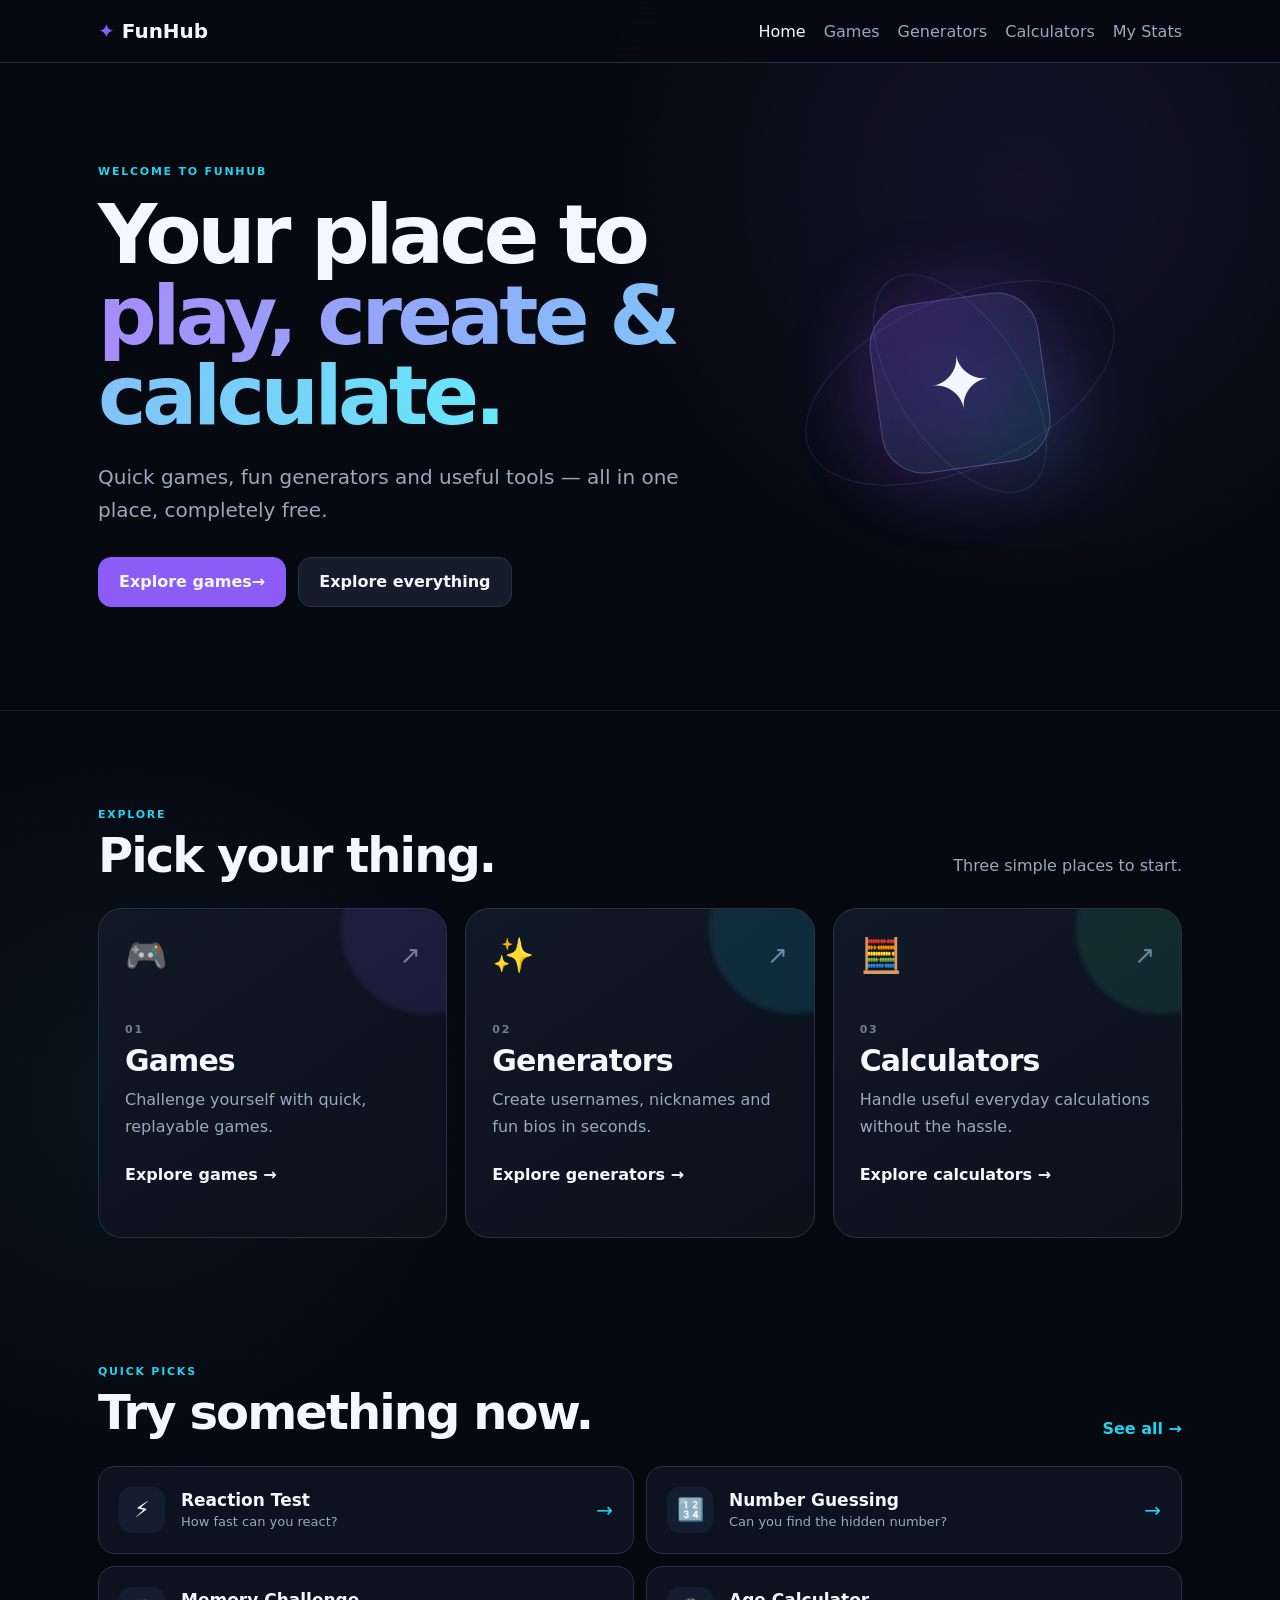
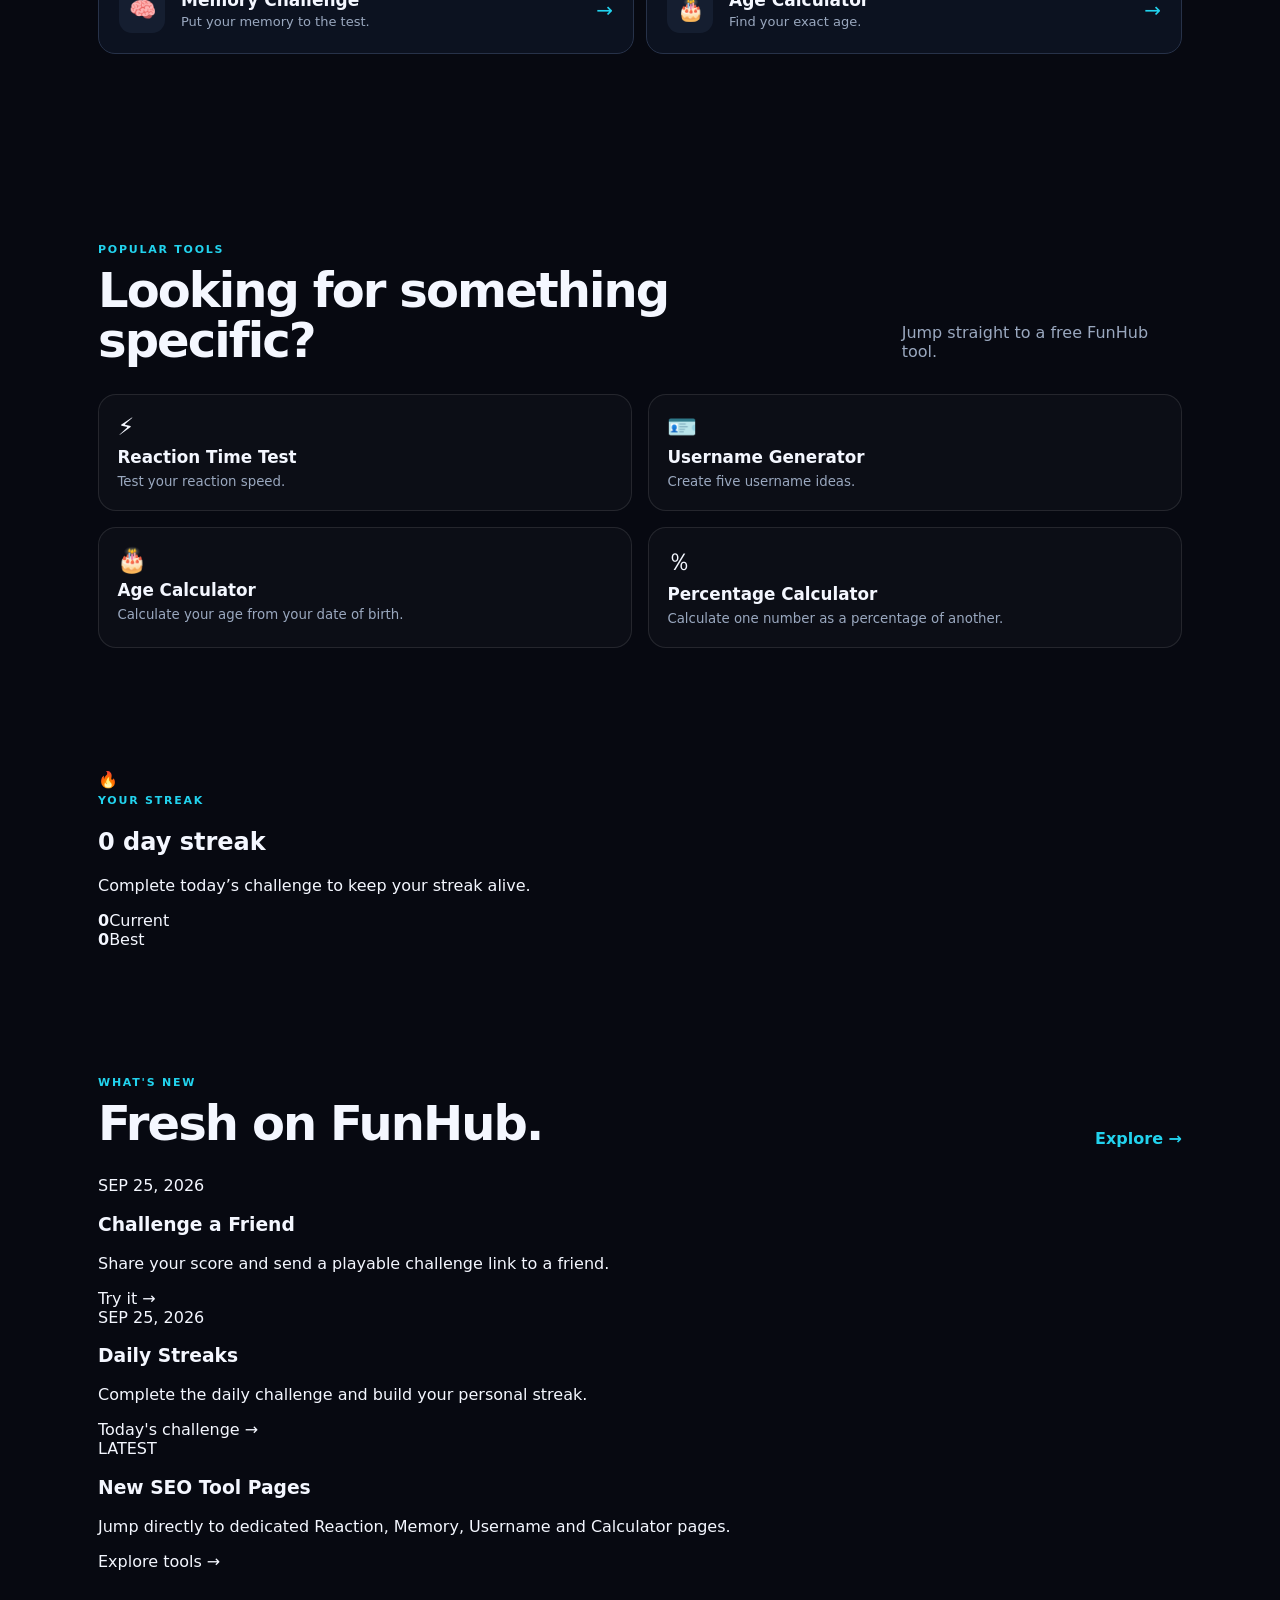
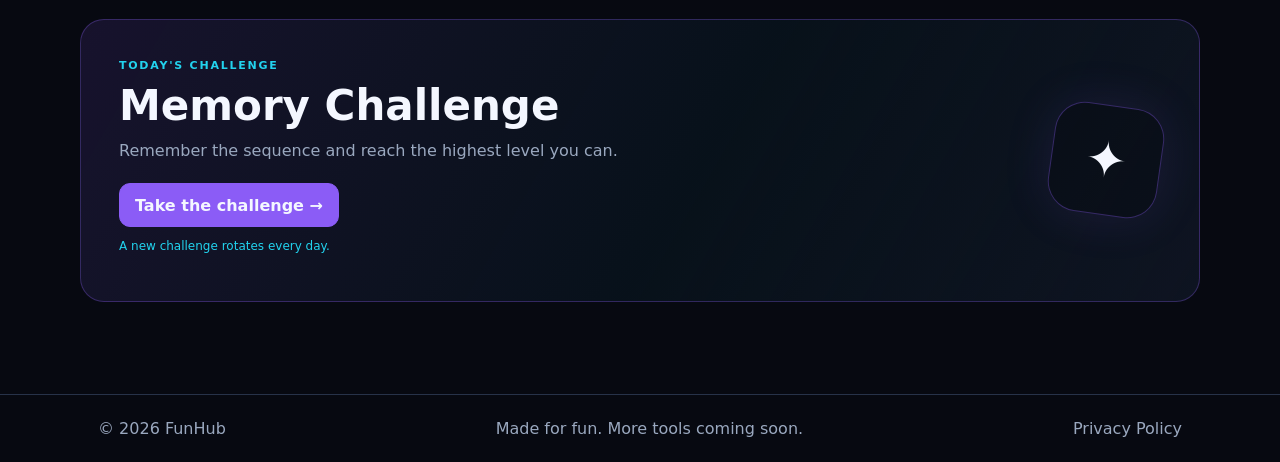
<file: index.html>
<!DOCTYPE html>
<html lang="en">
<head>
  <meta charset="UTF-8">
  <meta name="viewport" content="width=device-width, initial-scale=1.0">
  <meta name="description" content="FunHub is a free collection of quick online games, fun generators and useful calculators. No sign-up required.">
  <meta name="theme-color" content="#070911">
  <title>FunHub – Free Games, Generators & Calculators</title>
  <link rel="canonical" href="https://thisisaarushsingh15-beep.github.io/Funhub/">
  <meta property="og:title" content="FunHub – Free Games, Generators & Calculators">
  <meta property="og:description" content="Play quick games, create fun content and use useful calculators on FunHub. Free and no sign-up required.">
  <meta property="og:type" content="website">
  <meta property="og:url" content="https://thisisaarushsingh15-beep.github.io/Funhub/">
  <link rel="stylesheet" href="style.css">
  <!-- Google Analytics -->
  <script async src="https://www.googletagmanager.com/gtag/js?id=G-S3H3K12WE5"></script>
  <script>
    window.dataLayer = window.dataLayer || [];
    function gtag(){dataLayer.push(arguments);}
    gtag('js', new Date());
    gtag('config', 'G-S3H3K12WE5');
  </script>
  <script type="application/ld+json">
  {
    "@context":"https://schema.org",
    "@type":"WebSite",
    "name":"FunHub",
    "url":"https://thisisaarushsingh15-beep.github.io/Funhub/",
    "description":"Free online games, generators and useful calculators."
  }
  </script>
</head>
<body data-page="home">
<header class="site-header">
  <div class="container nav-wrap">
    <a class="logo" href="index.html"><span>✦</span> FunHub</a>
    <button class="menu-btn" aria-label="Open menu" aria-expanded="false">☰</button>
    <nav class="nav">
      <a class="active" href="index.html">Home</a>
      <a href="games.html">Games</a>
      <a href="generators.html">Generators</a>
      <a href="calculators.html">Calculators</a><a href="dashboard.html">My Stats</a>
    </nav>
  </div>
</header>

<main>
  <section class="home-hero">
    <div class="container home-hero-inner">
      <div class="home-hero-copy">
        <span class="eyebrow">WELCOME TO FUNHUB</span>
        <h1>Your place to <span>play, create &amp; calculate.</span></h1>
        <p>Quick games, fun generators and useful tools — all in one place, completely free.</p>
        <div class="hero-actions">
          <a class="btn primary" href="games.html">Explore games <span>→</span></a>
          <a class="btn secondary" href="#categories">Explore everything</a>
        </div>
      </div>
      <div class="hero-visual" aria-hidden="true">
        <div class="hero-glow glow-one"></div>
        <div class="hero-glow glow-two"></div>
        <div class="hero-orbit orbit-one"></div>
        <div class="hero-orbit orbit-two"></div>
        <div class="hero-symbol">✦</div>
      </div>
    </div>
  </section>

  <section class="container home-section" id="categories">
    <div class="home-section-heading">
      <div>
        <span class="eyebrow">EXPLORE</span>
        <h2>Pick your thing.</h2>
      </div>
      <p>Three simple places to start.</p>
    </div>

    <div class="home-category-grid">
      <a class="home-category-card category-purple" href="games.html">
        <div class="category-top"><span class="big-icon">🎮</span><span class="category-arrow">↗</span></div>
        <div class="category-number">01</div>
        <h3>Games</h3>
        <p>Challenge yourself with quick, replayable games.</p>
        <span class="category-link">Explore games →</span>
      </a>

      <a class="home-category-card category-cyan" href="generators.html">
        <div class="category-top"><span class="big-icon">✨</span><span class="category-arrow">↗</span></div>
        <div class="category-number">02</div>
        <h3>Generators</h3>
        <p>Create usernames, nicknames and fun bios in seconds.</p>
        <span class="category-link">Explore generators →</span>
      </a>

      <a class="home-category-card category-green" href="calculators.html">
        <div class="category-top"><span class="big-icon">🧮</span><span class="category-arrow">↗</span></div>
        <div class="category-number">03</div>
        <h3>Calculators</h3>
        <p>Handle useful everyday calculations without the hassle.</p>
        <span class="category-link">Explore calculators →</span>
      </a>
    </div>
  </section>

  <section class="container home-section quick-section">
    <div class="home-section-heading">
      <div>
        <span class="eyebrow">QUICK PICKS</span>
        <h2>Try something now.</h2>
      </div>
      <a class="heading-link" href="games.html">See all →</a>
    </div>

    <div class="home-tool-grid">
      <a class="home-tool-card" href="games.html#reaction">
        <span class="tool-icon">⚡</span>
        <div><h3>Reaction Test</h3><p>How fast can you react?</p></div>
        <span class="tool-arrow">→</span>
      </a>
      <a class="home-tool-card" href="games.html#guess">
        <span class="tool-icon">🔢</span>
        <div><h3>Number Guessing</h3><p>Can you find the hidden number?</p></div>
        <span class="tool-arrow">→</span>
      </a>
      <a class="home-tool-card" href="games.html#memory">
        <span class="tool-icon">🧠</span>
        <div><h3>Memory Challenge</h3><p>Put your memory to the test.</p></div>
        <span class="tool-arrow">→</span>
      </a>
      <a class="home-tool-card" href="calculators.html#age">
        <span class="tool-icon">🎂</span>
        <div><h3>Age Calculator</h3><p>Find your exact age.</p></div>
        <span class="tool-arrow">→</span>
      </a>
    </div>
  </section>

  <section class="container home-section seo-home-links"><div class="home-section-heading"><div><span class="eyebrow">POPULAR TOOLS</span><h2>Looking for something specific?</h2></div><p>Jump straight to a free FunHub tool.</p></div><div class="seo-related-grid"><a class="seo-related-link" href="reaction-time-test.html"><span>⚡</span><strong>Reaction Time Test</strong><small>Test your reaction speed.</small></a><a class="seo-related-link" href="username-generator.html"><span>🪪</span><strong>Username Generator</strong><small>Create five username ideas.</small></a><a class="seo-related-link" href="age-calculator.html"><span>🎂</span><strong>Age Calculator</strong><small>Calculate your age from your date of birth.</small></a><a class="seo-related-link" href="percentage-calculator.html"><span>％</span><strong>Percentage Calculator</strong><small>Calculate one number as a percentage of another.</small></a></div></section>

  <section class="container home-section streak-section" id="streak">
    <div class="streak-card">
      <div class="streak-icon">🔥</div>
      <div class="streak-copy"><span class="eyebrow">YOUR STREAK</span><h2><span data-streak-current>0</span> day streak</h2><p data-streak-status>Complete today’s challenge to keep your streak alive.</p></div>
      <div class="streak-stats"><div><strong data-streak-current>0</strong><span>Current</span></div><div><strong data-streak-best>0</strong><span>Best</span></div></div>
    </div>
  </section>

  <section class="container home-section whats-new-section" id="whats-new">
    <div class="home-section-heading"><div><span class="eyebrow">WHAT'S NEW</span><h2>Fresh on FunHub.</h2></div><a class="heading-link" href="games.html">Explore →</a></div>
    <div class="whats-new-grid">
      <article class="news-card"><span class="news-date">SEP 25, 2026</span><h3>Challenge a Friend</h3><p>Share your score and send a playable challenge link to a friend.</p><a href="games.html">Try it →</a></article>
      <article class="news-card"><span class="news-date">SEP 25, 2026</span><h3>Daily Streaks</h3><p>Complete the daily challenge and build your personal streak.</p><a href="#daily-challenge">Today's challenge →</a></article>
      <article class="news-card"><span class="news-date">LATEST</span><h3>New SEO Tool Pages</h3><p>Jump directly to dedicated Reaction, Memory, Username and Calculator pages.</p><a href="reaction-time-test.html">Explore tools →</a></article>
    </div>
  </section>

  <section class="container home-daily" id="daily-challenge">
    <div class="daily-copy">
      <span class="eyebrow">TODAY'S CHALLENGE</span>
      <h2 id="daily-title">Daily Challenge</h2>
      <p id="daily-description">A fresh little challenge to keep FunHub interesting.</p>
      <a id="daily-btn" class="btn primary" href="games.html">Take the challenge →</a>
      <p id="daily-status" class="daily-status" aria-live="polite"></p>
    </div>
    <div id="daily-badge" class="daily-badge" aria-hidden="true">✦</div>
  </section>
</main>

<footer>
  <div class="container footer-wrap">
    <span>© 2026 FunHub</span>
    <span>Made for fun. More tools coming soon.</span>
    <span><a href="privacy.html">Privacy Policy</a></span>
  </div>
</footer>
<script src="script.js"></script>
</body>
</html>
</file>
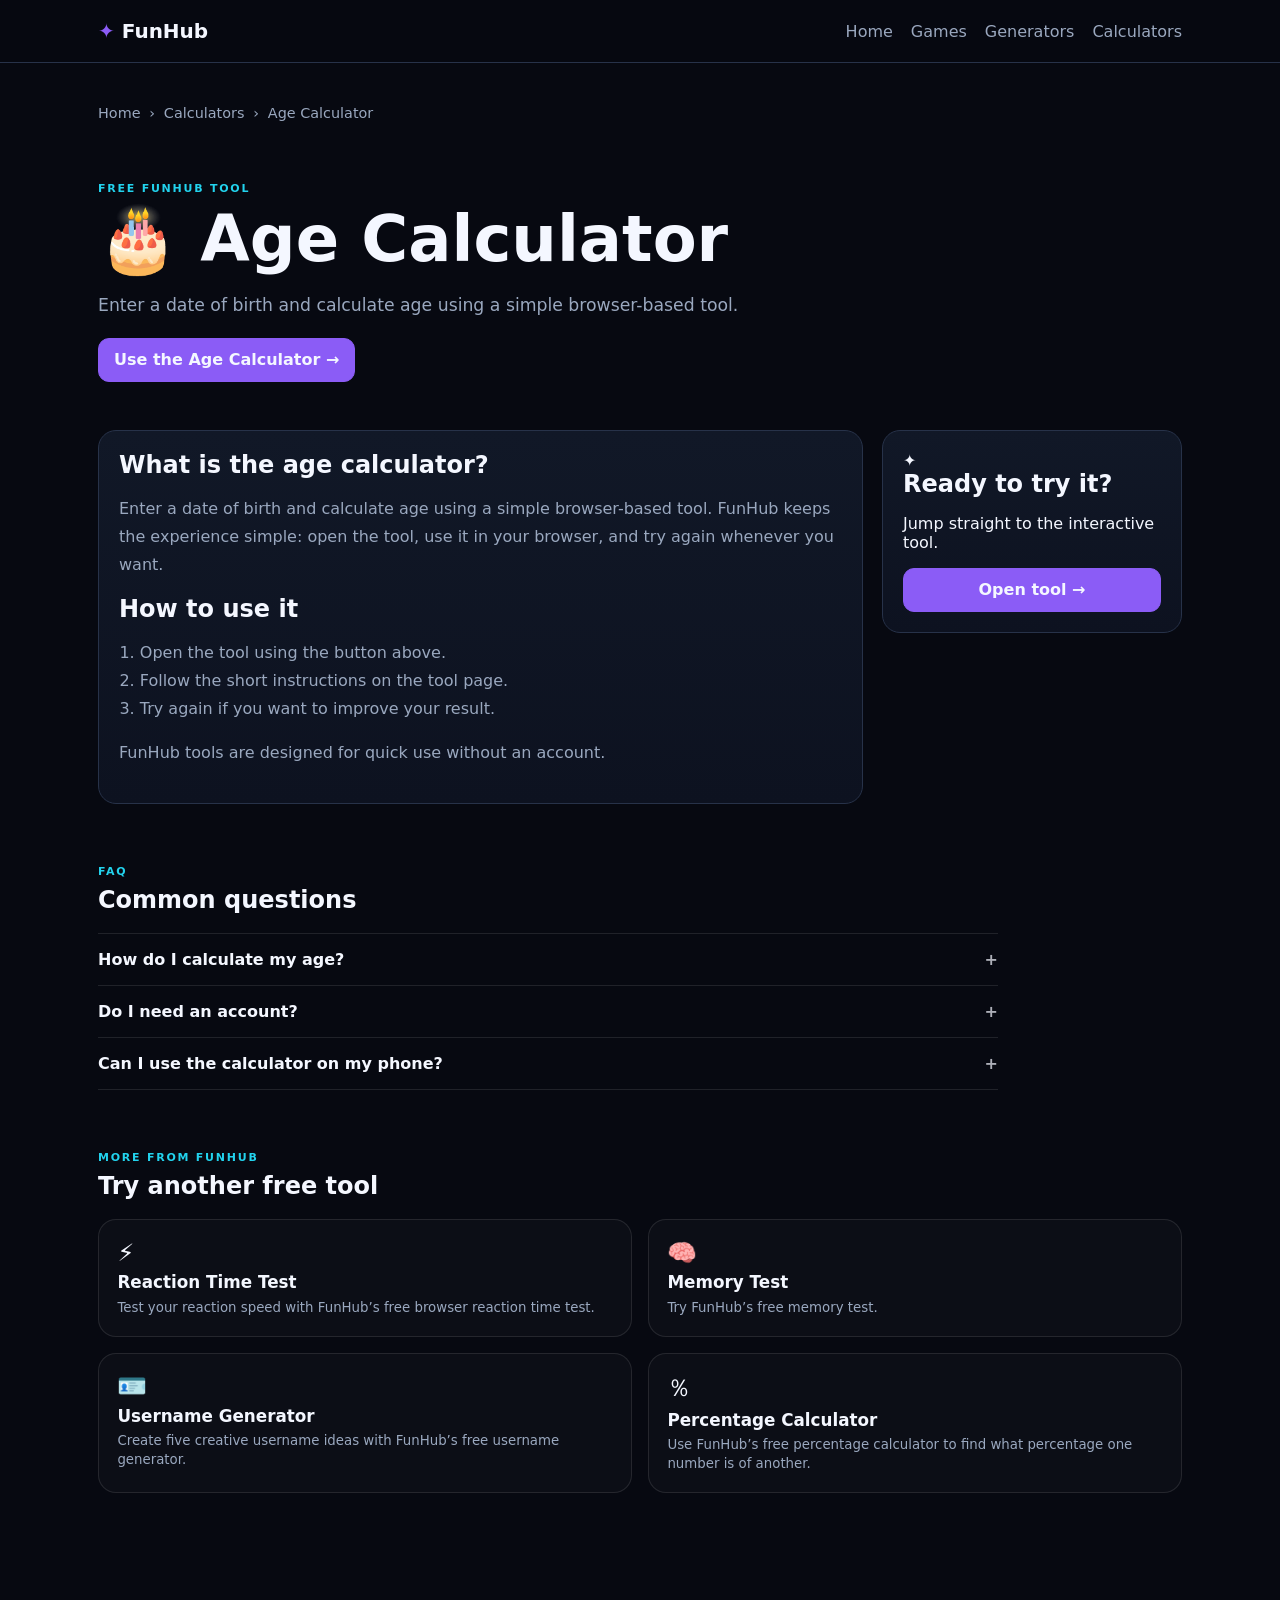
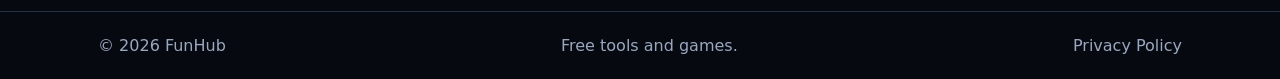
<file: age-calculator.html>
<!DOCTYPE html>
<html lang="en"><head>
<meta charset="UTF-8"><meta name="viewport" content="width=device-width, initial-scale=1.0">
<meta name="description" content="Calculate your age from your date of birth with FunHub’s free online age calculator. Fast, simple and no sign-up required."><meta name="theme-color" content="#070911">
<title>Free Age Calculator – FunHub</title>
<link rel="canonical" href="https://thisisaarushsingh15-beep.github.io/Funhub/age-calculator.html">
<meta property="og:title" content="Free Age Calculator – FunHub"><meta property="og:description" content="Calculate your age from your date of birth with FunHub’s free online age calculator. Fast, simple and no sign-up required."><meta property="og:type" content="website"><meta property="og:url" content="https://thisisaarushsingh15-beep.github.io/Funhub/age-calculator.html">
<link rel="stylesheet" href="style.css">
<script async src="https://www.googletagmanager.com/gtag/js?id=G-S3H3K12WE5"></script><script>window.dataLayer=window.dataLayer||[];function gtag(){dataLayer.push(arguments)}gtag('js',new Date());gtag('config','G-S3H3K12WE5');</script>
<script type="application/ld+json">{"@context": "https://schema.org", "@type": "WebPage", "name": "Free Age Calculator – FunHub", "description": "Calculate your age from your date of birth with FunHub’s free online age calculator. Fast, simple and no sign-up required.", "url": "https://thisisaarushsingh15-beep.github.io/Funhub/age-calculator.html"}</script>
<script type="application/ld+json">{"@context": "https://schema.org", "@type": "FAQPage", "mainEntity": [{"@type": "Question", "name": "How do I calculate my age?", "acceptedAnswer": {"@type": "Answer", "text": "Enter your date of birth and select Calculate age. The calculator uses the current date in your browser to determine your age."}}, {"@type": "Question", "name": "Do I need an account?", "acceptedAnswer": {"@type": "Answer", "text": "No. The calculator works directly in your browser and does not require a sign-in."}}, {"@type": "Question", "name": "Can I use the calculator on my phone?", "acceptedAnswer": {"@type": "Answer", "text": "Yes. The FunHub calculator is designed to work on mobile and desktop browsers."}}]}</script>
</head><body data-page="seo-tool"><header class="site-header"><div class="container nav-wrap"><a class="logo" href="index.html"><span>✦</span> FunHub</a><button class="menu-btn" aria-label="Open menu" aria-expanded="false">☰</button><nav class="nav"><a href="index.html">Home</a><a href="games.html">Games</a><a href="generators.html">Generators</a><a href="calculators.html">Calculators</a></nav></div></header>
<main class="container page seo-page">
<div class="breadcrumbs"><a href="index.html">Home</a><span>›</span><a href="calculators.html">Calculators</a><span>›</span><span>Age Calculator</span></div>
<section class="seo-hero"><div><span class="eyebrow">FREE FUNHUB TOOL</span><h1>🎂 Age Calculator</h1><p>Enter a date of birth and calculate age using a simple browser-based tool.</p><a class="btn primary" href="calculators.html#age">Use the Age Calculator →</a></div></section>
<section class="seo-content-grid"><article class="app-card seo-article"><h2>What is the age calculator?</h2><p>Enter a date of birth and calculate age using a simple browser-based tool. FunHub keeps the experience simple: open the tool, use it in your browser, and try again whenever you want.</p><h2>How to use it</h2><ol><li>Open the tool using the button above.</li><li>Follow the short instructions on the tool page.</li><li>Try again if you want to improve your result.</li></ol><p class="muted">FunHub tools are designed for quick use without an account.</p></article>
<aside class="app-card seo-cta"><span class="tool-icon">✦</span><h2>Ready to try it?</h2><p>Jump straight to the interactive tool.</p><a class="btn primary full" href="calculators.html#age">Open tool →</a></aside></section>
<section class="seo-faq"><span class="eyebrow">FAQ</span><h2>Common questions</h2><details><summary>How do I calculate my age?</summary><p>Enter your date of birth and select Calculate age. The calculator uses the current date in your browser to determine your age.</p></details><details><summary>Do I need an account?</summary><p>No. The calculator works directly in your browser and does not require a sign-in.</p></details><details><summary>Can I use the calculator on my phone?</summary><p>Yes. The FunHub calculator is designed to work on mobile and desktop browsers.</p></details></section>
<section class="seo-related"><span class="eyebrow">MORE FROM FUNHUB</span><h2>Try another free tool</h2><div class="seo-related-grid"><a class="seo-related-link" href="reaction-time-test.html"><span>⚡</span><strong>Reaction Time Test</strong><small>Test your reaction speed with FunHub’s free browser reaction time test.</small></a><a class="seo-related-link" href="memory-test.html"><span>🧠</span><strong>Memory Test</strong><small>Try FunHub’s free memory test.</small></a><a class="seo-related-link" href="username-generator.html"><span>🪪</span><strong>Username Generator</strong><small>Create five creative username ideas with FunHub’s free username generator.</small></a><a class="seo-related-link" href="percentage-calculator.html"><span>％</span><strong>Percentage Calculator</strong><small>Use FunHub’s free percentage calculator to find what percentage one number is of another.</small></a></div></section>
</main><footer><div class="container footer-wrap"><span>© 2026 FunHub</span><span>Free tools and games.</span><span><a href="privacy.html">Privacy Policy</a></span></div></footer><script src="script.js"></script></body></html>
</file>
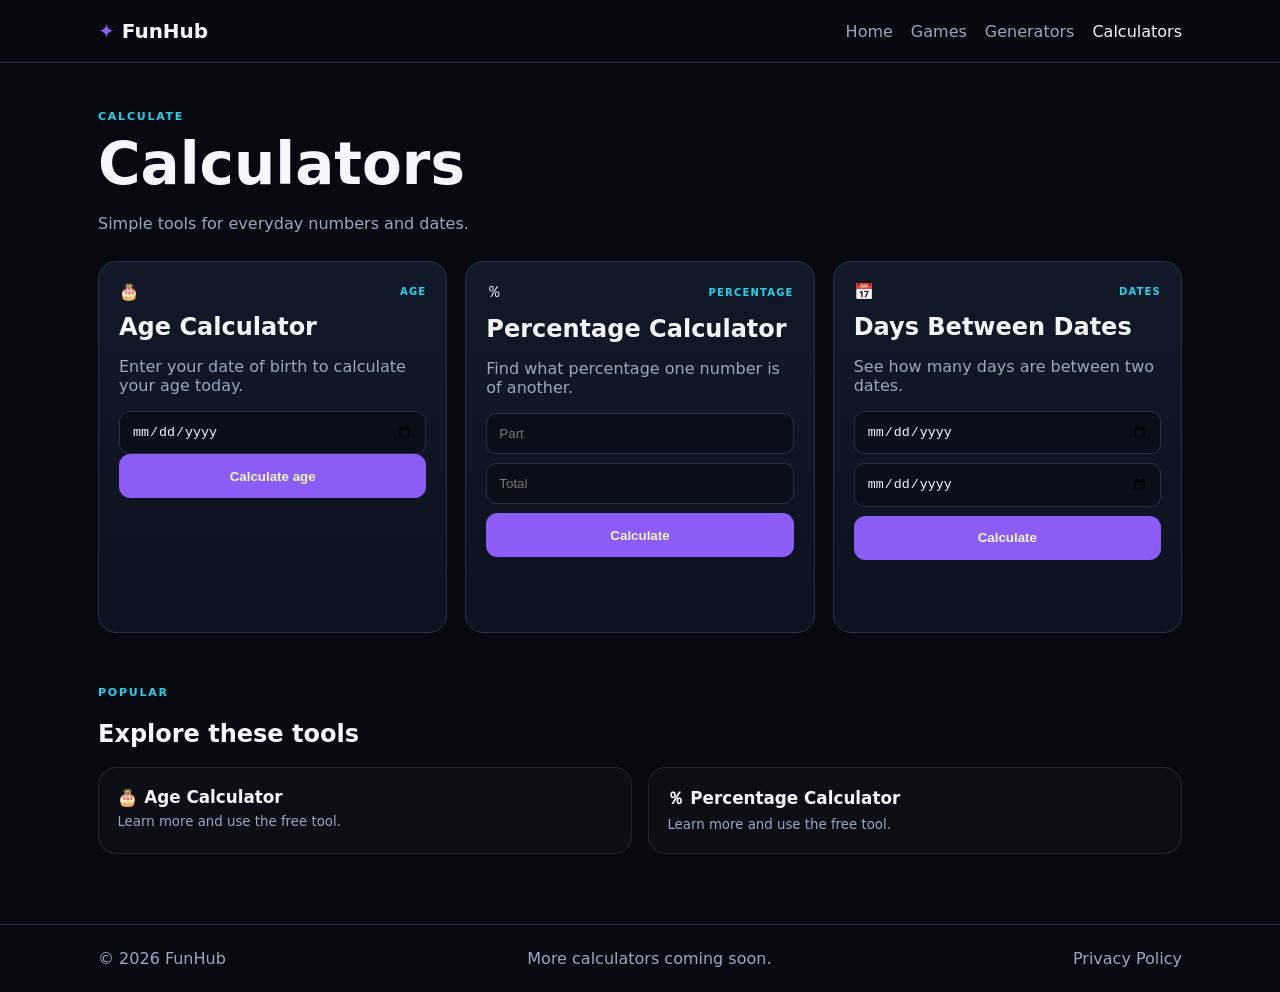
<file: calculators.html>
<!DOCTYPE html>
<html lang="en">
<head>
<meta charset="UTF-8"><meta name="viewport" content="width=device-width, initial-scale=1.0">
<meta name="description" content="Use free online calculators for age, percentages and days between dates on FunHub.">
<title>Free Online Calculators – FunHub</title>
<link rel="canonical" href="https://thisisaarushsingh15-beep.github.io/Funhub/calculators.html">
<meta property="og:title" content="Free Online Calculators – FunHub">
<meta property="og:description" content="Use free online calculators for age, percentages and days between dates on FunHub.">
<meta property="og:type" content="website">
<meta property="og:url" content="https://thisisaarushsingh15-beep.github.io/Funhub/calculators.html">
<link rel="stylesheet" href="style.css">
<!-- Google Analytics -->
<script async src="https://www.googletagmanager.com/gtag/js?id=G-S3H3K12WE5"></script>
<script>
  window.dataLayer = window.dataLayer || [];
  function gtag(){dataLayer.push(arguments);}
  gtag('js', new Date());
  gtag('config', 'G-S3H3K12WE5');
</script>
</head>
<body data-page="calculators">
<header class="site-header"><div class="container nav-wrap">
<a class="logo" href="index.html"><span>✦</span> FunHub</a><button class="menu-btn" aria-label="Open menu">☰</button>
<nav class="nav"><a href="index.html">Home</a><a href="games.html">Games</a><a href="generators.html">Generators</a><a class="active" href="calculators.html">Calculators</a></nav>
</div></header>
<main class="container page">
<div class="page-heading"><span class="eyebrow">CALCULATE</span><h1>Calculators</h1><p>Simple tools for everyday numbers and dates.</p></div>
<section class="tool-grid wide">
<article class="app-card" id="age"><div class="app-top"><span class="tool-icon">🎂</span><span class="tag">AGE</span></div><h2>Age Calculator</h2><p class="muted">Enter your date of birth to calculate your age today.</p>
<input id="dob" type="date"><button id="age-btn" class="btn primary full">Calculate age</button><p id="age-result" class="result"></p></article>

<article class="app-card" id="percentage"><div class="app-top"><span class="tool-icon">％</span><span class="tag">PERCENTAGE</span></div><h2>Percentage Calculator</h2><p class="muted">Find what percentage one number is of another.</p>
<div class="form-stack"><input id="percent-part" type="number" placeholder="Part"><input id="percent-total" type="number" placeholder="Total"><button id="percent-btn" class="btn primary full">Calculate</button></div>
<p id="percent-result" class="result"></p></article>

<article class="app-card" id="dates"><div class="app-top"><span class="tool-icon">📅</span><span class="tag">DATES</span></div><h2>Days Between Dates</h2><p class="muted">See how many days are between two dates.</p>
<div class="form-stack"><input id="date-one" type="date"><input id="date-two" type="date"><button id="date-btn" class="btn primary full">Calculate</button></div>
<p id="date-result" class="result"></p></article>
</section>
<section class="seo-internal-links" style="margin-top:3rem"><span class="eyebrow">POPULAR</span><h2>Explore these tools</h2><div class="seo-related-grid"><a class="seo-related-link" href="age-calculator.html"><strong>🎂 Age Calculator</strong><small>Learn more and use the free tool.</small></a><a class="seo-related-link" href="percentage-calculator.html"><strong>％ Percentage Calculator</strong><small>Learn more and use the free tool.</small></a></div></section></main>
<footer><div class="container footer-wrap"><span>© 2026 FunHub</span><span>More calculators coming soon.</span><span><a href="privacy.html">Privacy Policy</a></span></div></footer>
<script src="script.js"></script>
</body></html>
</file>
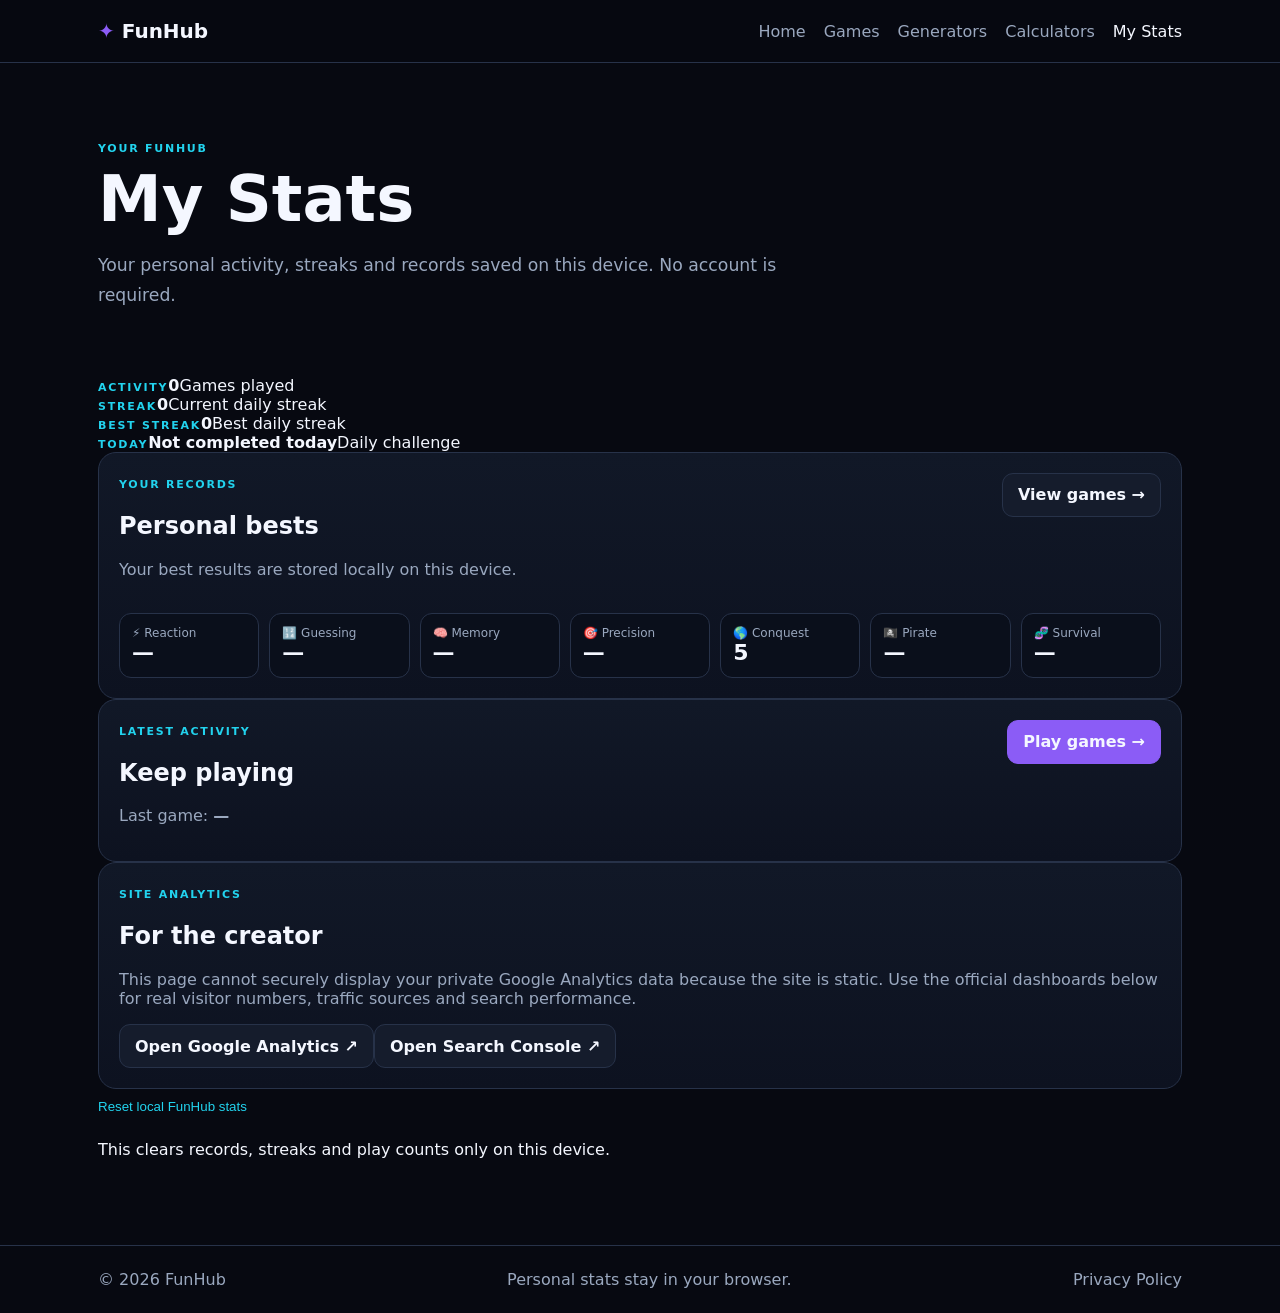
<file: dashboard.html>
<!DOCTYPE html>
<html lang="en"><head><meta charset="UTF-8"><meta name="viewport" content="width=device-width,initial-scale=1.0"><meta name="description" content="View your FunHub personal activity, streaks and records saved on this device."><meta name="theme-color" content="#070911"><title>My FunHub Stats – FunHub</title><link rel="canonical" href="https://thisisaarushsingh15-beep.github.io/Funhub/dashboard.html"><meta property="og:title" content="My FunHub Stats"><meta property="og:description" content="View your personal FunHub activity and streaks saved on your device."><meta property="og:type" content="website"><meta property="og:url" content="https://thisisaarushsingh15-beep.github.io/Funhub/dashboard.html"><link rel="stylesheet" href="style.css"><script async src="https://www.googletagmanager.com/gtag/js?id=G-S3H3K12WE5"></script><script>window.dataLayer=window.dataLayer||[];function gtag(){dataLayer.push(arguments)}gtag('js',new Date());gtag('config','G-S3H3K12WE5');</script></head><body data-page="dashboard"><header class="site-header"><div class="container nav-wrap"><a class="logo" href="index.html"><span>✦</span> FunHub</a><button class="menu-btn" aria-label="Open menu" aria-expanded="false">☰</button><nav class="nav"><a href="index.html">Home</a><a href="games.html">Games</a><a href="generators.html">Generators</a><a href="calculators.html">Calculators</a><a class="active" href="dashboard.html">My Stats</a></nav></div></header><main class="container page"><section class="seo-hero"><span class="eyebrow">YOUR FUNHUB</span><h1>My Stats</h1><p>Your personal activity, streaks and records saved on this device. No account is required.</p></section><section class="dashboard-grid"><div class="dash-card"><span class="eyebrow">ACTIVITY</span><strong id="dash-games-played">0</strong><span>Games played</span></div><div class="dash-card"><span class="eyebrow">STREAK</span><strong id="dash-streak">0</strong><span>Current daily streak</span></div><div class="dash-card"><span class="eyebrow">BEST STREAK</span><strong id="dash-best-streak">0</strong><span>Best daily streak</span></div><div class="dash-card"><span class="eyebrow">TODAY</span><strong id="dash-daily-status">—</strong><span>Daily challenge</span></div></section><section class="score-panel"><div class="score-panel-head"><div><span class="eyebrow">YOUR RECORDS</span><h2>Personal bests</h2><p class="muted">Your best results are stored locally on this device.</p></div><a class="btn secondary" href="games.html">View games →</a></div><div class="score-grid"><div class="score-item"><span>⚡ Reaction</span><strong id="score-reaction">—</strong></div><div class="score-item"><span>🔢 Guessing</span><strong id="score-guess">—</strong></div><div class="score-item"><span>🧠 Memory</span><strong id="score-memory">—</strong></div><div class="score-item"><span>🎯 Precision</span><strong id="score-precision">—</strong></div><div class="score-item"><span>🌎 Conquest</span><strong id="score-conquest">—</strong></div><div class="score-item"><span>🏴‍☠️ Pirate</span><strong id="score-pirate">—</strong></div><div class="score-item"><span>🧬 Survival</span><strong id="score-survival">—</strong></div></div></section>
<section class="score-panel"><div class="score-panel-head"><div><span class="eyebrow">LATEST ACTIVITY</span><h2>Keep playing</h2><p class="muted">Last game: <strong id="dash-last-game">—</strong></p></div><a class="btn primary" href="games.html">Play games →</a></div></section><section class="score-panel"><div class="score-panel-head"><div><span class="eyebrow">SITE ANALYTICS</span><h2>For the creator</h2><p class="muted">This page cannot securely display your private Google Analytics data because the site is static. Use the official dashboards below for real visitor numbers, traffic sources and search performance.</p></div></div><div class="dashboard-links"><a class="btn secondary" href="https://analytics.google.com/" target="_blank" rel="noopener">Open Google Analytics ↗</a><a class="btn secondary" href="https://search.google.com/search-console" target="_blank" rel="noopener">Open Search Console ↗</a></div></section><section class="danger-zone"><button id="clear-local-stats" class="text-btn">Reset local FunHub stats</button><p>This clears records, streaks and play counts only on this device.</p></section></main><footer><div class="container footer-wrap"><span>© 2026 FunHub</span><span>Personal stats stay in your browser.</span><span><a href="privacy.html">Privacy Policy</a></span></div></footer><script src="script.js"></script></body></html>
</file>
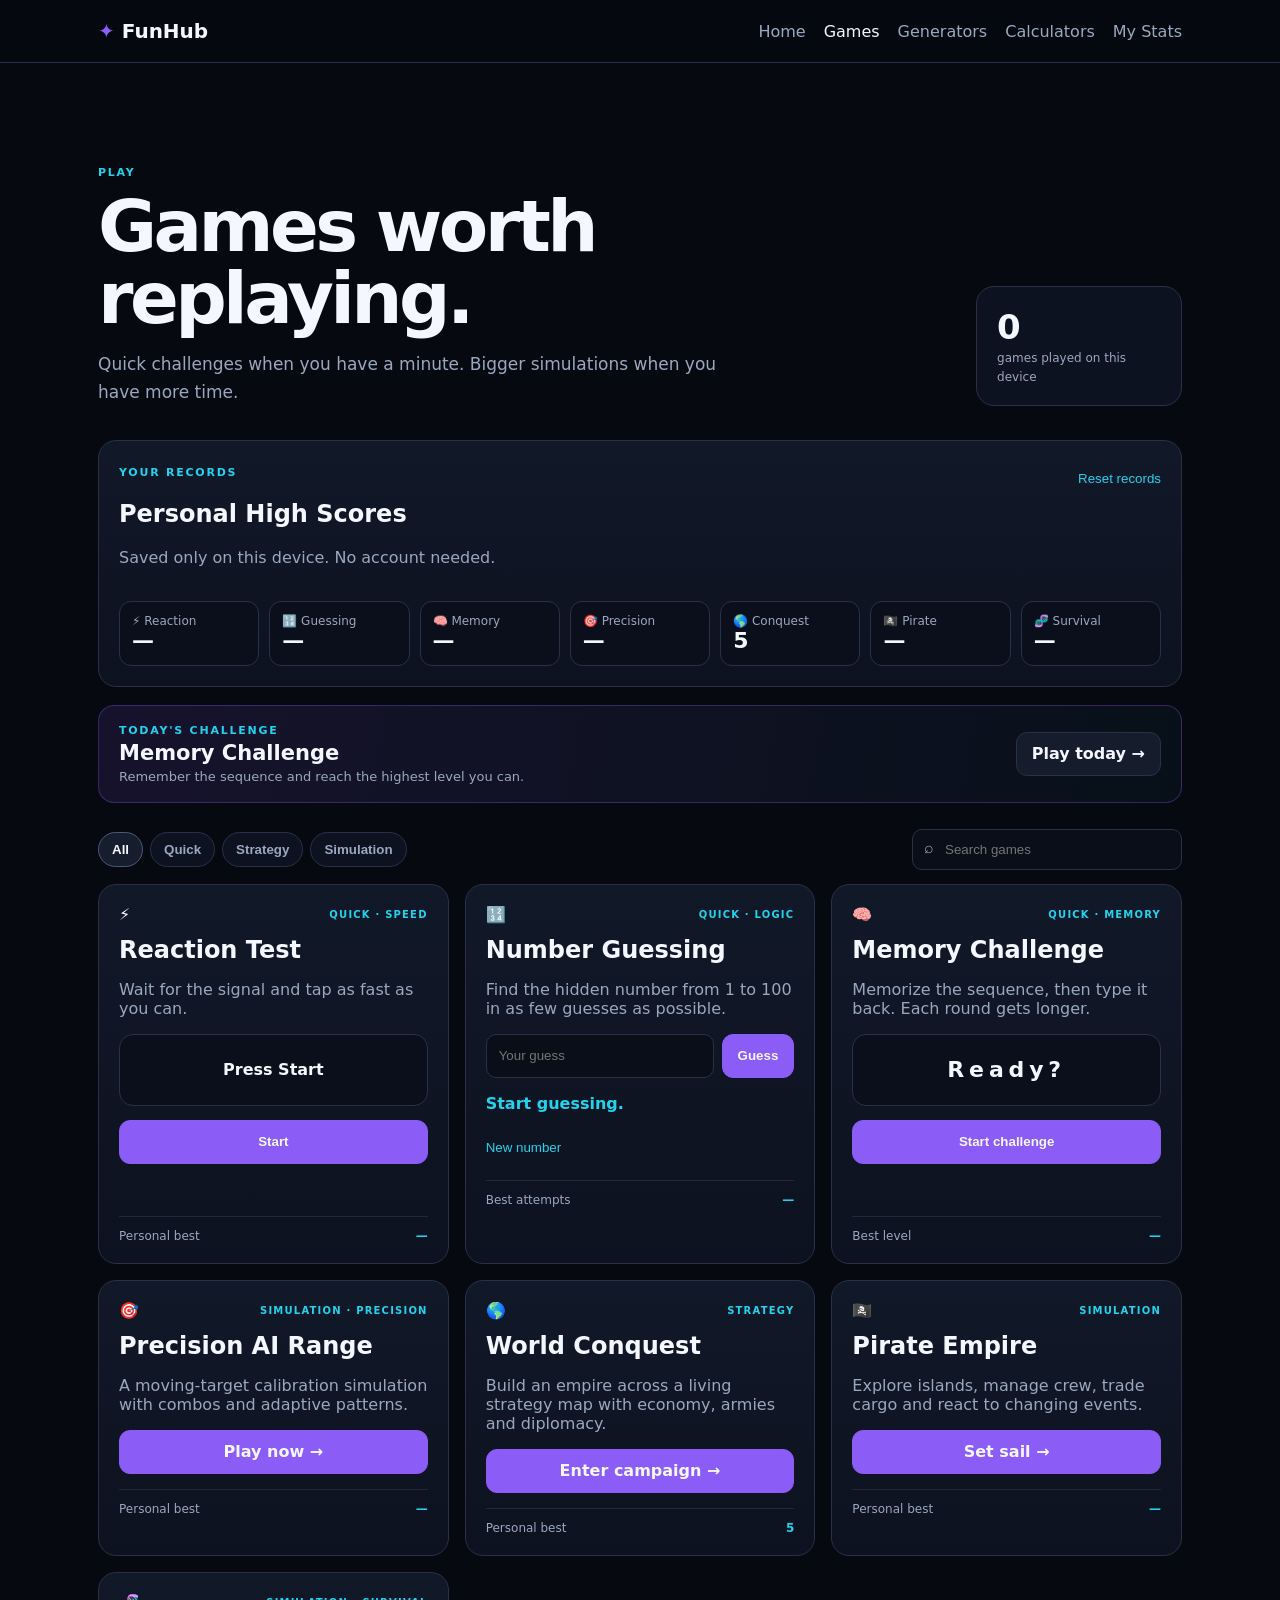
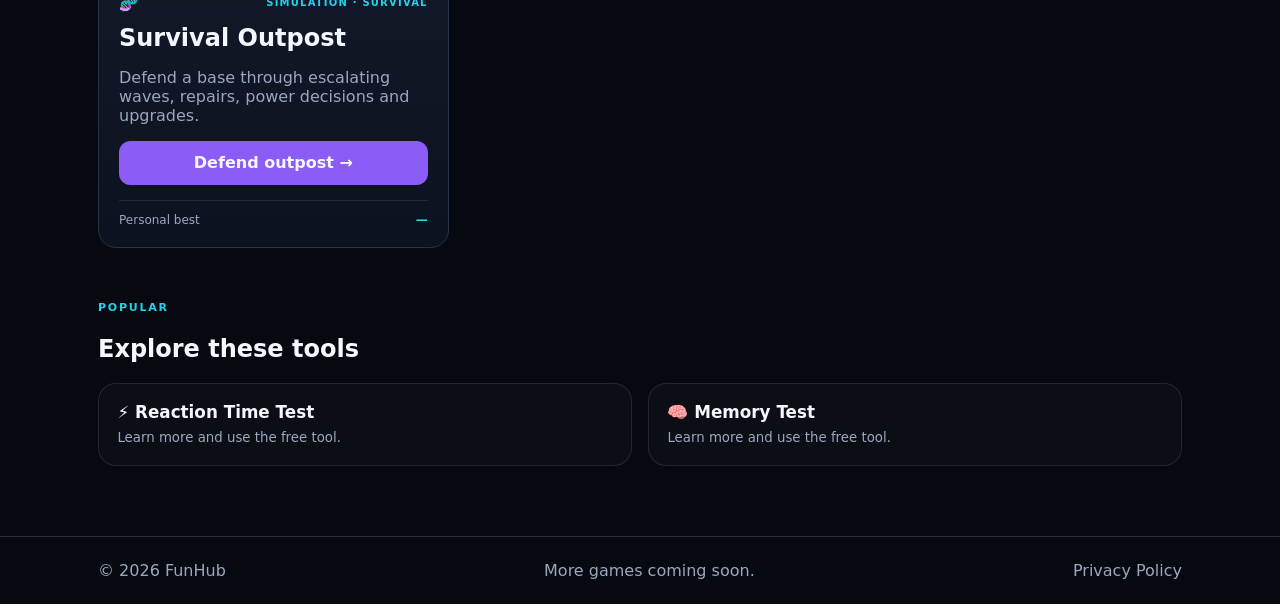
<file: games.html>
<!DOCTYPE html>
<html lang="en">
<head>
<meta charset="UTF-8"><meta name="viewport" content="width=device-width, initial-scale=1.0">
<meta name="description" content="Play quick, free browser games on FunHub, including reaction, guessing, memory, strategy, simulation and survival games.">
<meta name="theme-color" content="#070911"><title>Free Online Games – FunHub</title>
<link rel="canonical" href="https://thisisaarushsingh15-beep.github.io/Funhub/games.html">
<meta property="og:title" content="Free Online Games – FunHub"><meta property="og:description" content="Play quick, free browser games on FunHub. No sign-up required."><meta property="og:type" content="website"><meta property="og:url" content="https://thisisaarushsingh15-beep.github.io/Funhub/games.html">
<link rel="stylesheet" href="style.css">
<!-- Google Analytics -->
<script async src="https://www.googletagmanager.com/gtag/js?id=G-S3H3K12WE5"></script><script>window.dataLayer=window.dataLayer||[];function gtag(){dataLayer.push(arguments)}gtag('js',new Date());gtag('config','G-S3H3K12WE5');</script>
</head>
<body data-page="games">
<header class="site-header"><div class="container nav-wrap"><a class="logo" href="index.html"><span>✦</span> FunHub</a><button class="menu-btn" aria-label="Open menu" aria-expanded="false">☰</button><nav class="nav"><a href="index.html">Home</a><a class="active" href="games.html">Games</a><a href="generators.html">Generators</a><a href="calculators.html">Calculators</a><a href="dashboard.html">My Stats</a></nav></div></header>
<main class="container page">
<section class="games-hero"><div><span class="eyebrow">PLAY</span><h1>Games worth replaying.</h1><p>Quick challenges when you have a minute. Bigger simulations when you have more time.</p></div><div class="games-stat"><strong id="games-played-count">0</strong><span>games played on this device</span></div></section>
<section class="score-panel" aria-labelledby="scores-title"><div class="score-panel-head"><div><span class="eyebrow">YOUR RECORDS</span><h2 id="scores-title">Personal High Scores</h2><p class="muted">Saved only on this device. No account needed.</p></div><button id="reset-scores" class="text-btn">Reset records</button></div><div class="score-grid">
<div class="score-item"><span>⚡ Reaction</span><strong id="score-reaction">—</strong></div><div class="score-item"><span>🔢 Guessing</span><strong id="score-guess">—</strong></div><div class="score-item"><span>🧠 Memory</span><strong id="score-memory">—</strong></div><div class="score-item"><span>🎯 Precision</span><strong id="score-precision">—</strong></div><div class="score-item"><span>🌎 Conquest</span><strong id="score-conquest">—</strong></div><div class="score-item"><span>🏴‍☠️ Pirate</span><strong id="score-pirate">—</strong></div><div class="score-item"><span>🧬 Survival</span><strong id="score-survival">—</strong></div>
</div></section>
<section class="daily-game-note" id="daily-game-note" aria-live="polite"></section>
<div class="game-toolbar"><div class="filter-row" role="group" aria-label="Filter games"><button class="filter-btn active" data-filter="all">All</button><button class="filter-btn" data-filter="quick">Quick</button><button class="filter-btn" data-filter="strategy">Strategy</button><button class="filter-btn" data-filter="simulation">Simulation</button></div><label class="game-search"><span>⌕</span><input id="game-search" type="search" placeholder="Search games" aria-label="Search games"></label></div>
<section class="game-grid upgraded-games" id="game-list">
<article class="app-card game-card" data-game-card data-type="quick" id="reaction"><div class="app-top"><span class="tool-icon">⚡</span><span class="tag">QUICK · SPEED</span></div><h2>Reaction Test</h2><p class="muted">Wait for the signal and tap as fast as you can.</p><div id="reaction-box" class="reaction-box ready">Press Start</div><button id="reaction-btn" class="btn primary full">Start</button><p id="reaction-result" class="result" aria-live="polite"></p><div class="game-card-meta"><span>Personal best</span><strong id="reaction-card-best">—</strong></div></article>
<article class="app-card game-card" data-game-card data-type="quick" id="guess"><div class="app-top"><span class="tool-icon">🔢</span><span class="tag">QUICK · LOGIC</span></div><h2>Number Guessing</h2><p class="muted">Find the hidden number from 1 to 100 in as few guesses as possible.</p><div class="input-row"><input id="guess-input" type="number" min="1" max="100" placeholder="Your guess"><button id="guess-btn" class="btn primary">Guess</button></div><p id="guess-result" class="result" aria-live="polite">Start guessing.</p><button id="guess-reset" class="text-btn">New number</button><div class="game-card-meta"><span>Best attempts</span><strong id="guess-card-best">—</strong></div></article>
<article class="app-card game-card" data-game-card data-type="quick" id="memory"><div class="app-top"><span class="tool-icon">🧠</span><span class="tag">QUICK · MEMORY</span></div><h2>Memory Challenge</h2><p class="muted">Memorize the sequence, then type it back. Each round gets longer.</p><div id="memory-sequence" class="memory-display">Ready?</div><button id="memory-btn" class="btn primary full">Start challenge</button><input id="memory-input" class="hidden" type="text" inputmode="numeric" placeholder="Type the sequence"><p id="memory-result" class="result" aria-live="polite"></p><div class="game-card-meta"><span>Best level</span><strong id="memory-card-best">—</strong></div></article>
<article class="app-card game-card" data-game-card data-type="simulation" id="precision-card"><div class="app-top"><span class="tool-icon">🎯</span><span class="tag">SIMULATION · PRECISION</span></div><h2>Precision AI Range</h2><p class="muted">A moving-target calibration simulation with combos and adaptive patterns.</p><a class="btn primary full" href="precision.html" data-game-link="precision">Play now →</a><div class="game-card-meta"><span>Personal best</span><strong id="precision-card-best">—</strong></div></article>
<article class="app-card game-card" data-game-card data-type="strategy" id="conquest-card"><div class="app-top"><span class="tool-icon">🌎</span><span class="tag">STRATEGY</span></div><h2>World Conquest</h2><p class="muted">Build an empire across a living strategy map with economy, armies and diplomacy.</p><a class="btn primary full" href="conquest.html" data-game-link="conquest">Enter campaign →</a><div class="game-card-meta"><span>Personal best</span><strong id="conquest-card-best">—</strong></div></article>
<article class="app-card game-card" data-game-card data-type="simulation" id="pirate-card"><div class="app-top"><span class="tool-icon">🏴‍☠️</span><span class="tag">SIMULATION</span></div><h2>Pirate Empire</h2><p class="muted">Explore islands, manage crew, trade cargo and react to changing events.</p><a class="btn primary full" href="pirate.html" data-game-link="pirate">Set sail →</a><div class="game-card-meta"><span>Personal best</span><strong id="pirate-card-best">—</strong></div></article>
<article class="app-card game-card" data-game-card data-type="simulation" id="survival-card"><div class="app-top"><span class="tool-icon">🧬</span><span class="tag">SIMULATION · SURVIVAL</span></div><h2>Survival Outpost</h2><p class="muted">Defend a base through escalating waves, repairs, power decisions and upgrades.</p><a class="btn primary full" href="survival.html" data-game-link="survival">Defend outpost →</a><div class="game-card-meta"><span>Personal best</span><strong id="survival-card-best">—</strong></div></article>
</section>
<p id="no-games" class="empty-state hidden">No games match that search.</p>
<section class="seo-internal-links" style="margin-top:3rem"><span class="eyebrow">POPULAR</span><h2>Explore these tools</h2><div class="seo-related-grid"><a class="seo-related-link" href="reaction-time-test.html"><strong>⚡ Reaction Time Test</strong><small>Learn more and use the free tool.</small></a><a class="seo-related-link" href="memory-test.html"><strong>🧠 Memory Test</strong><small>Learn more and use the free tool.</small></a></div></section></main>
<footer><div class="container footer-wrap"><span>© 2026 FunHub</span><span>More games coming soon.</span><span><a href="privacy.html">Privacy Policy</a></span></div></footer>
<script src="script.js"></script></body></html>
</file>
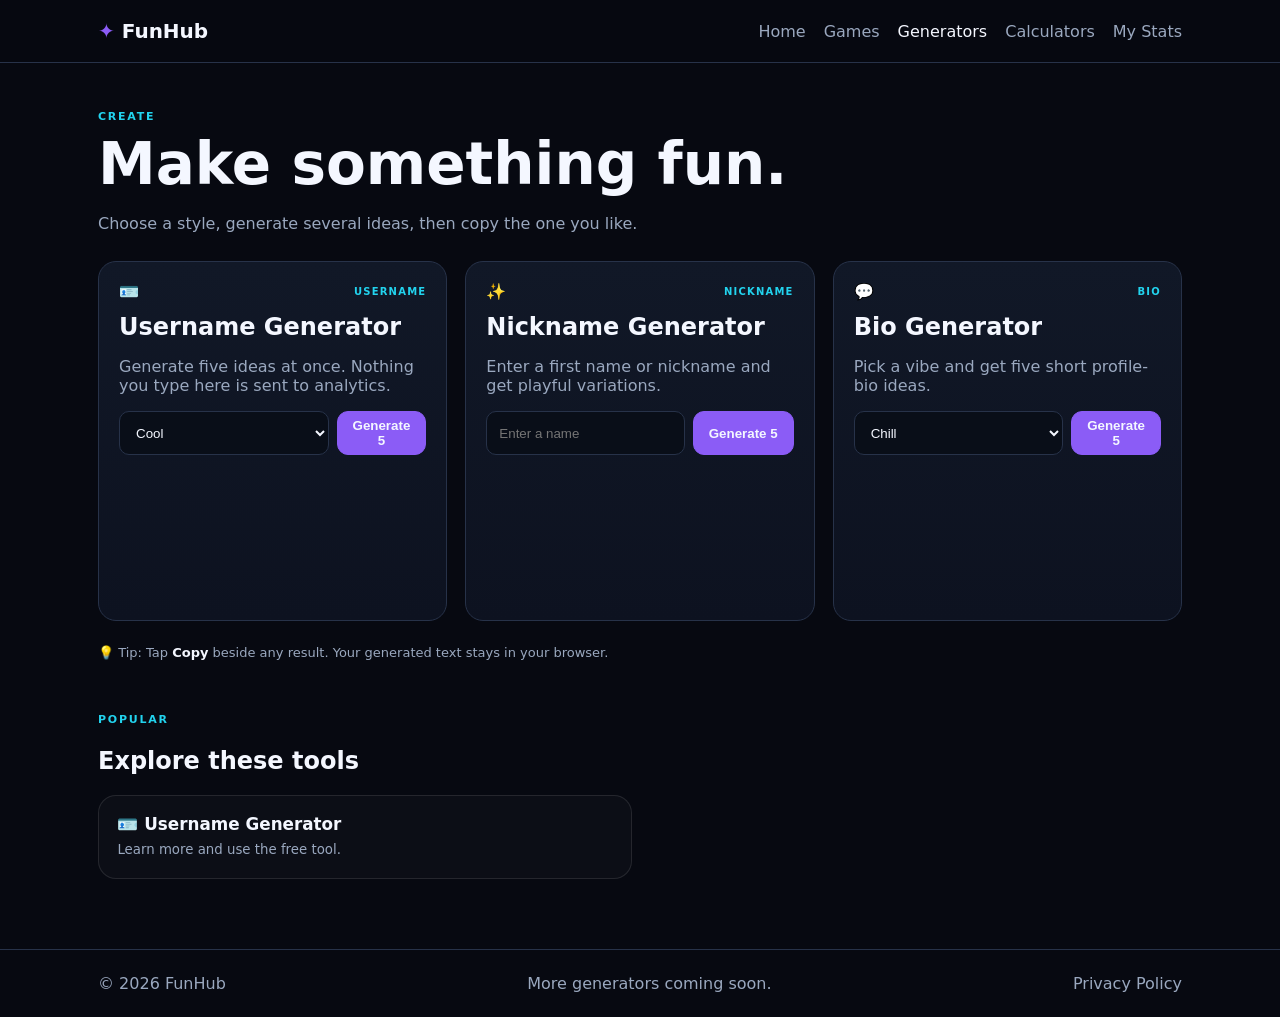
<file: generators.html>
<!DOCTYPE html>
<html lang="en"><head>
<meta charset="UTF-8"><meta name="viewport" content="width=device-width, initial-scale=1.0"><meta name="theme-color" content="#070911">
<meta name="description" content="Generate creative usernames, nicknames and short profile bios with FunHub. Free, fast and easy to use."><title>Free Username, Nickname & Bio Generators – FunHub</title>
<link rel="canonical" href="https://thisisaarushsingh15-beep.github.io/Funhub/generators.html"><meta property="og:title" content="Free Username, Nickname & Bio Generators – FunHub"><meta property="og:description" content="Generate creative usernames, nicknames and short profile bios with FunHub."><meta property="og:type" content="website"><meta property="og:url" content="https://thisisaarushsingh15-beep.github.io/Funhub/generators.html"><link rel="stylesheet" href="style.css">
<script async src="https://www.googletagmanager.com/gtag/js?id=G-S3H3K12WE5"></script><script>window.dataLayer=window.dataLayer||[];function gtag(){dataLayer.push(arguments)}gtag('js',new Date());gtag('config','G-S3H3K12WE5');</script>
</head><body data-page="generators"><header class="site-header"><div class="container nav-wrap"><a class="logo" href="index.html"><span>✦</span> FunHub</a><button class="menu-btn" aria-label="Open menu" aria-expanded="false">☰</button><nav class="nav"><a href="index.html">Home</a><a href="games.html">Games</a><a class="active" href="generators.html">Generators</a><a href="calculators.html">Calculators</a><a href="dashboard.html">My Stats</a></nav></div></header>
<main class="container page"><section class="page-heading"><span class="eyebrow">CREATE</span><h1>Make something fun.</h1><p>Choose a style, generate several ideas, then copy the one you like.</p></section>
<section class="generator-grid">
<article class="app-card generator-card" id="username"><div class="app-top"><span class="tool-icon">🪪</span><span class="tag">USERNAME</span></div><h2>Username Generator</h2><p class="muted">Generate five ideas at once. Nothing you type here is sent to analytics.</p><div class="input-row"><select id="username-vibe"><option value="cool">Cool</option><option value="gaming">Gaming</option><option value="minimal">Minimal</option><option value="fun">Fun</option><option value="aesthetic">Aesthetic</option></select><button id="username-btn" class="btn primary">Generate 5</button></div><div id="username-output" class="output-list"></div></article>
<article class="app-card generator-card" id="nickname"><div class="app-top"><span class="tool-icon">✨</span><span class="tag">NICKNAME</span></div><h2>Nickname Generator</h2><p class="muted">Enter a first name or nickname and get playful variations.</p><div class="input-row"><input id="nickname-input" type="text" maxlength="20" autocomplete="off" placeholder="Enter a name"><button id="nickname-btn" class="btn primary">Generate 5</button></div><div id="nickname-output" class="output-list"></div></article>
<article class="app-card generator-card" id="bio"><div class="app-top"><span class="tool-icon">💬</span><span class="tag">BIO</span></div><h2>Bio Generator</h2><p class="muted">Pick a vibe and get five short profile-bio ideas.</p><div class="input-row"><select id="bio-vibe"><option value="chill">Chill</option><option value="funny">Funny</option><option value="ambitious">Ambitious</option><option value="mysterious">Mysterious</option><option value="creator">Creator</option></select><button id="bio-btn" class="btn primary">Generate 5</button></div><div id="bio-output" class="output-list"></div></article>
</section><p class="generator-tip">💡 Tip: Tap <strong>Copy</strong> beside any result. Your generated text stays in your browser.</p><section class="seo-internal-links" style="margin-top:3rem"><span class="eyebrow">POPULAR</span><h2>Explore these tools</h2><div class="seo-related-grid"><a class="seo-related-link" href="username-generator.html"><strong>🪪 Username Generator</strong><small>Learn more and use the free tool.</small></a></div></section></main>
<footer><div class="container footer-wrap"><span>© 2026 FunHub</span><span>More generators coming soon.</span><span><a href="privacy.html">Privacy Policy</a></span></div></footer><script src="script.js"></script></body></html>
</file>
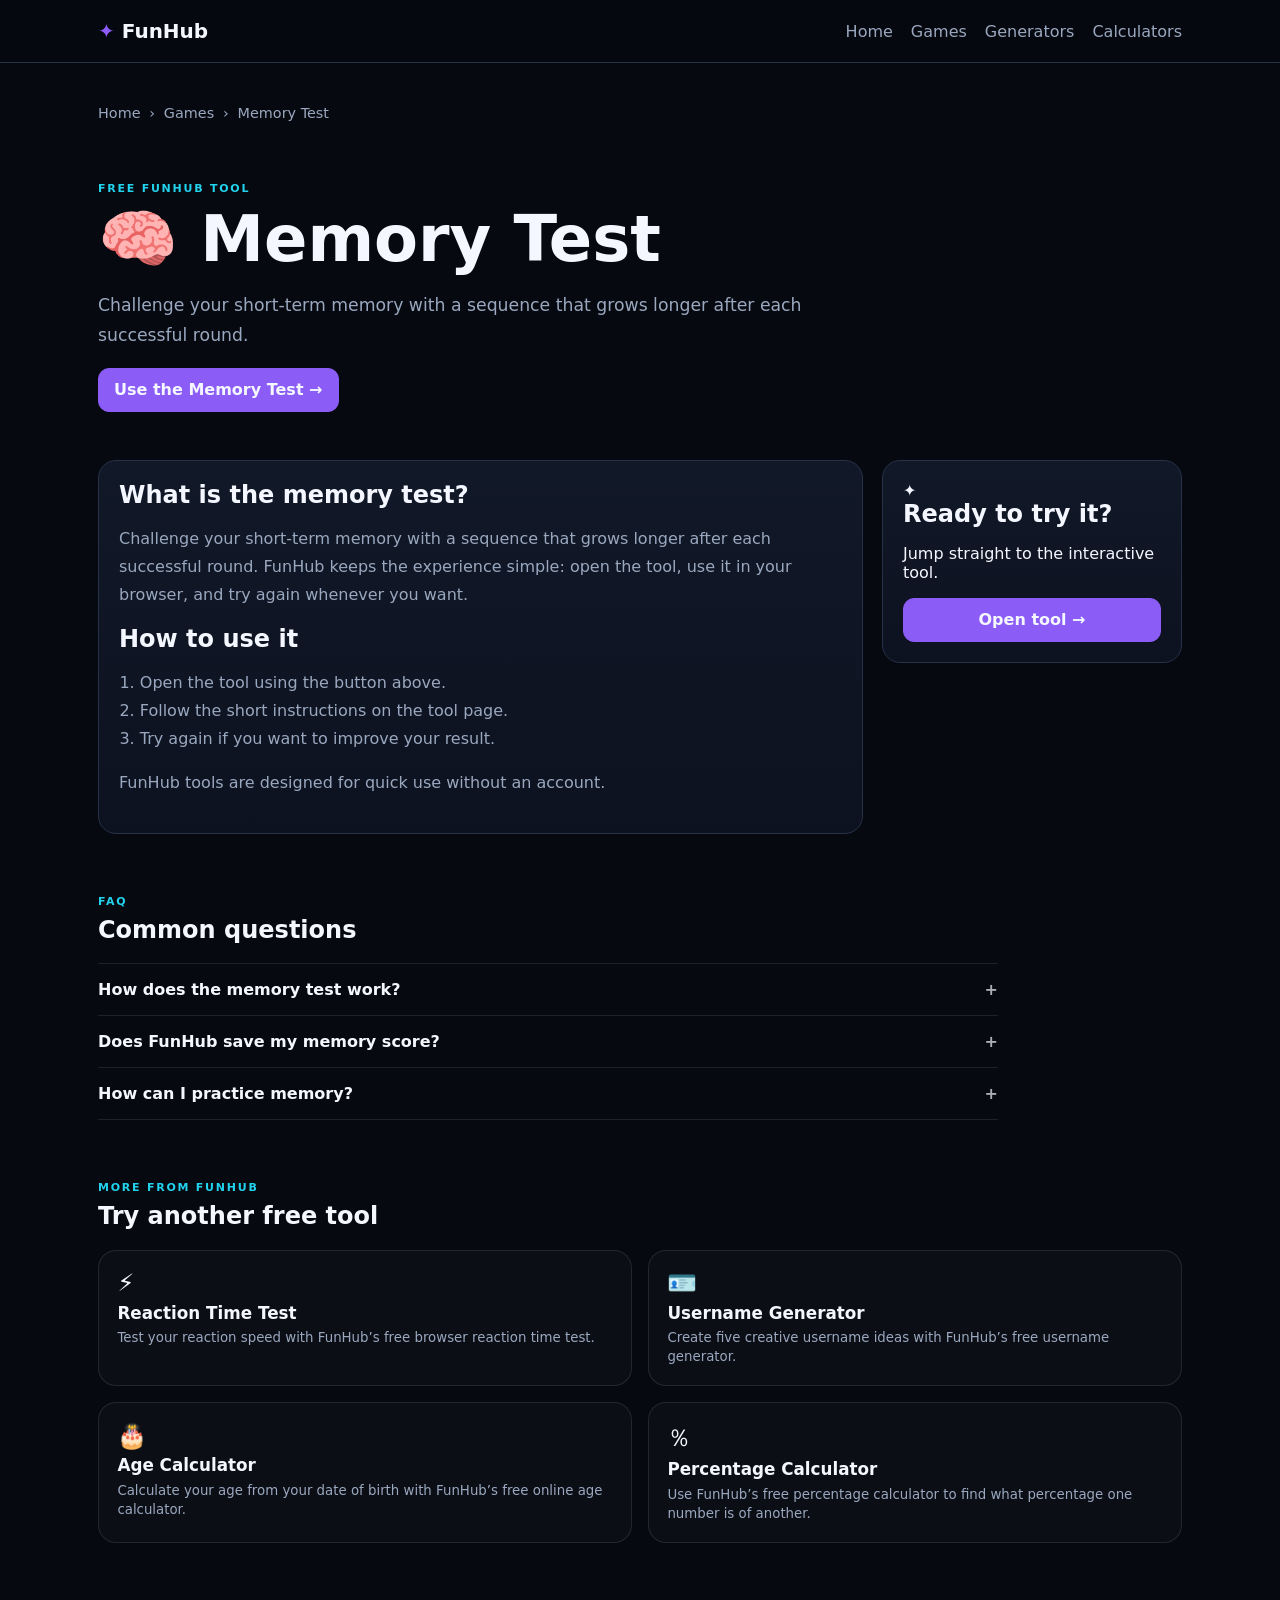
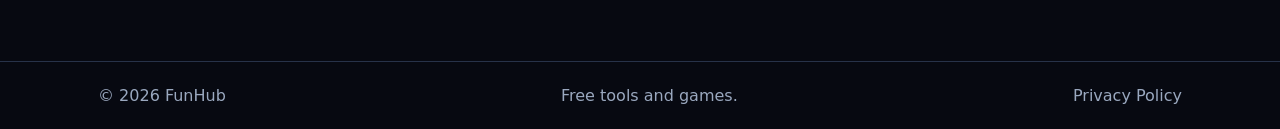
<file: memory-test.html>
<!DOCTYPE html>
<html lang="en"><head>
<meta charset="UTF-8"><meta name="viewport" content="width=device-width, initial-scale=1.0">
<meta name="description" content="Try FunHub’s free memory test. Memorize a growing number sequence, enter it back, and see how far you can get. No sign-up required."><meta name="theme-color" content="#070911">
<title>Free Memory Test – FunHub</title>
<link rel="canonical" href="https://thisisaarushsingh15-beep.github.io/Funhub/memory-test.html">
<meta property="og:title" content="Free Memory Test – FunHub"><meta property="og:description" content="Try FunHub’s free memory test. Memorize a growing number sequence, enter it back, and see how far you can get. No sign-up required."><meta property="og:type" content="website"><meta property="og:url" content="https://thisisaarushsingh15-beep.github.io/Funhub/memory-test.html">
<link rel="stylesheet" href="style.css">
<script async src="https://www.googletagmanager.com/gtag/js?id=G-S3H3K12WE5"></script><script>window.dataLayer=window.dataLayer||[];function gtag(){dataLayer.push(arguments)}gtag('js',new Date());gtag('config','G-S3H3K12WE5');</script>
<script type="application/ld+json">{"@context": "https://schema.org", "@type": "WebPage", "name": "Free Memory Test – FunHub", "description": "Try FunHub’s free memory test. Memorize a growing number sequence, enter it back, and see how far you can get. No sign-up required.", "url": "https://thisisaarushsingh15-beep.github.io/Funhub/memory-test.html"}</script>
<script type="application/ld+json">{"@context": "https://schema.org", "@type": "FAQPage", "mainEntity": [{"@type": "Question", "name": "How does the memory test work?", "acceptedAnswer": {"@type": "Answer", "text": "A sequence is shown one digit at a time. After it disappears, type the full sequence. Successful rounds add another digit."}}, {"@type": "Question", "name": "Does FunHub save my memory score?", "acceptedAnswer": {"@type": "Answer", "text": "Your personal best can be stored locally in your browser so you can compare your attempts on the same device. No account is required."}}, {"@type": "Question", "name": "How can I practice memory?", "acceptedAnswer": {"@type": "Answer", "text": "Try to group the digits into small chunks and focus on the sequence rather than rushing to type it."}}]}</script>
</head><body data-page="seo-tool"><header class="site-header"><div class="container nav-wrap"><a class="logo" href="index.html"><span>✦</span> FunHub</a><button class="menu-btn" aria-label="Open menu" aria-expanded="false">☰</button><nav class="nav"><a href="index.html">Home</a><a href="games.html">Games</a><a href="generators.html">Generators</a><a href="calculators.html">Calculators</a></nav></div></header>
<main class="container page seo-page">
<div class="breadcrumbs"><a href="index.html">Home</a><span>›</span><a href="games.html">Games</a><span>›</span><span>Memory Test</span></div>
<section class="seo-hero"><div><span class="eyebrow">FREE FUNHUB TOOL</span><h1>🧠 Memory Test</h1><p>Challenge your short-term memory with a sequence that grows longer after each successful round.</p><a class="btn primary" href="games.html#memory">Use the Memory Test →</a></div></section>
<section class="seo-content-grid"><article class="app-card seo-article"><h2>What is the memory test?</h2><p>Challenge your short-term memory with a sequence that grows longer after each successful round. FunHub keeps the experience simple: open the tool, use it in your browser, and try again whenever you want.</p><h2>How to use it</h2><ol><li>Open the tool using the button above.</li><li>Follow the short instructions on the tool page.</li><li>Try again if you want to improve your result.</li></ol><p class="muted">FunHub tools are designed for quick use without an account.</p></article>
<aside class="app-card seo-cta"><span class="tool-icon">✦</span><h2>Ready to try it?</h2><p>Jump straight to the interactive tool.</p><a class="btn primary full" href="games.html#memory">Open tool →</a></aside></section>
<section class="seo-faq"><span class="eyebrow">FAQ</span><h2>Common questions</h2><details><summary>How does the memory test work?</summary><p>A sequence is shown one digit at a time. After it disappears, type the full sequence. Successful rounds add another digit.</p></details><details><summary>Does FunHub save my memory score?</summary><p>Your personal best can be stored locally in your browser so you can compare your attempts on the same device. No account is required.</p></details><details><summary>How can I practice memory?</summary><p>Try to group the digits into small chunks and focus on the sequence rather than rushing to type it.</p></details></section>
<section class="seo-related"><span class="eyebrow">MORE FROM FUNHUB</span><h2>Try another free tool</h2><div class="seo-related-grid"><a class="seo-related-link" href="reaction-time-test.html"><span>⚡</span><strong>Reaction Time Test</strong><small>Test your reaction speed with FunHub’s free browser reaction time test.</small></a><a class="seo-related-link" href="username-generator.html"><span>🪪</span><strong>Username Generator</strong><small>Create five creative username ideas with FunHub’s free username generator.</small></a><a class="seo-related-link" href="age-calculator.html"><span>🎂</span><strong>Age Calculator</strong><small>Calculate your age from your date of birth with FunHub’s free online age calculator.</small></a><a class="seo-related-link" href="percentage-calculator.html"><span>％</span><strong>Percentage Calculator</strong><small>Use FunHub’s free percentage calculator to find what percentage one number is of another.</small></a></div></section>
</main><footer><div class="container footer-wrap"><span>© 2026 FunHub</span><span>Free tools and games.</span><span><a href="privacy.html">Privacy Policy</a></span></div></footer><script src="script.js"></script></body></html>
</file>
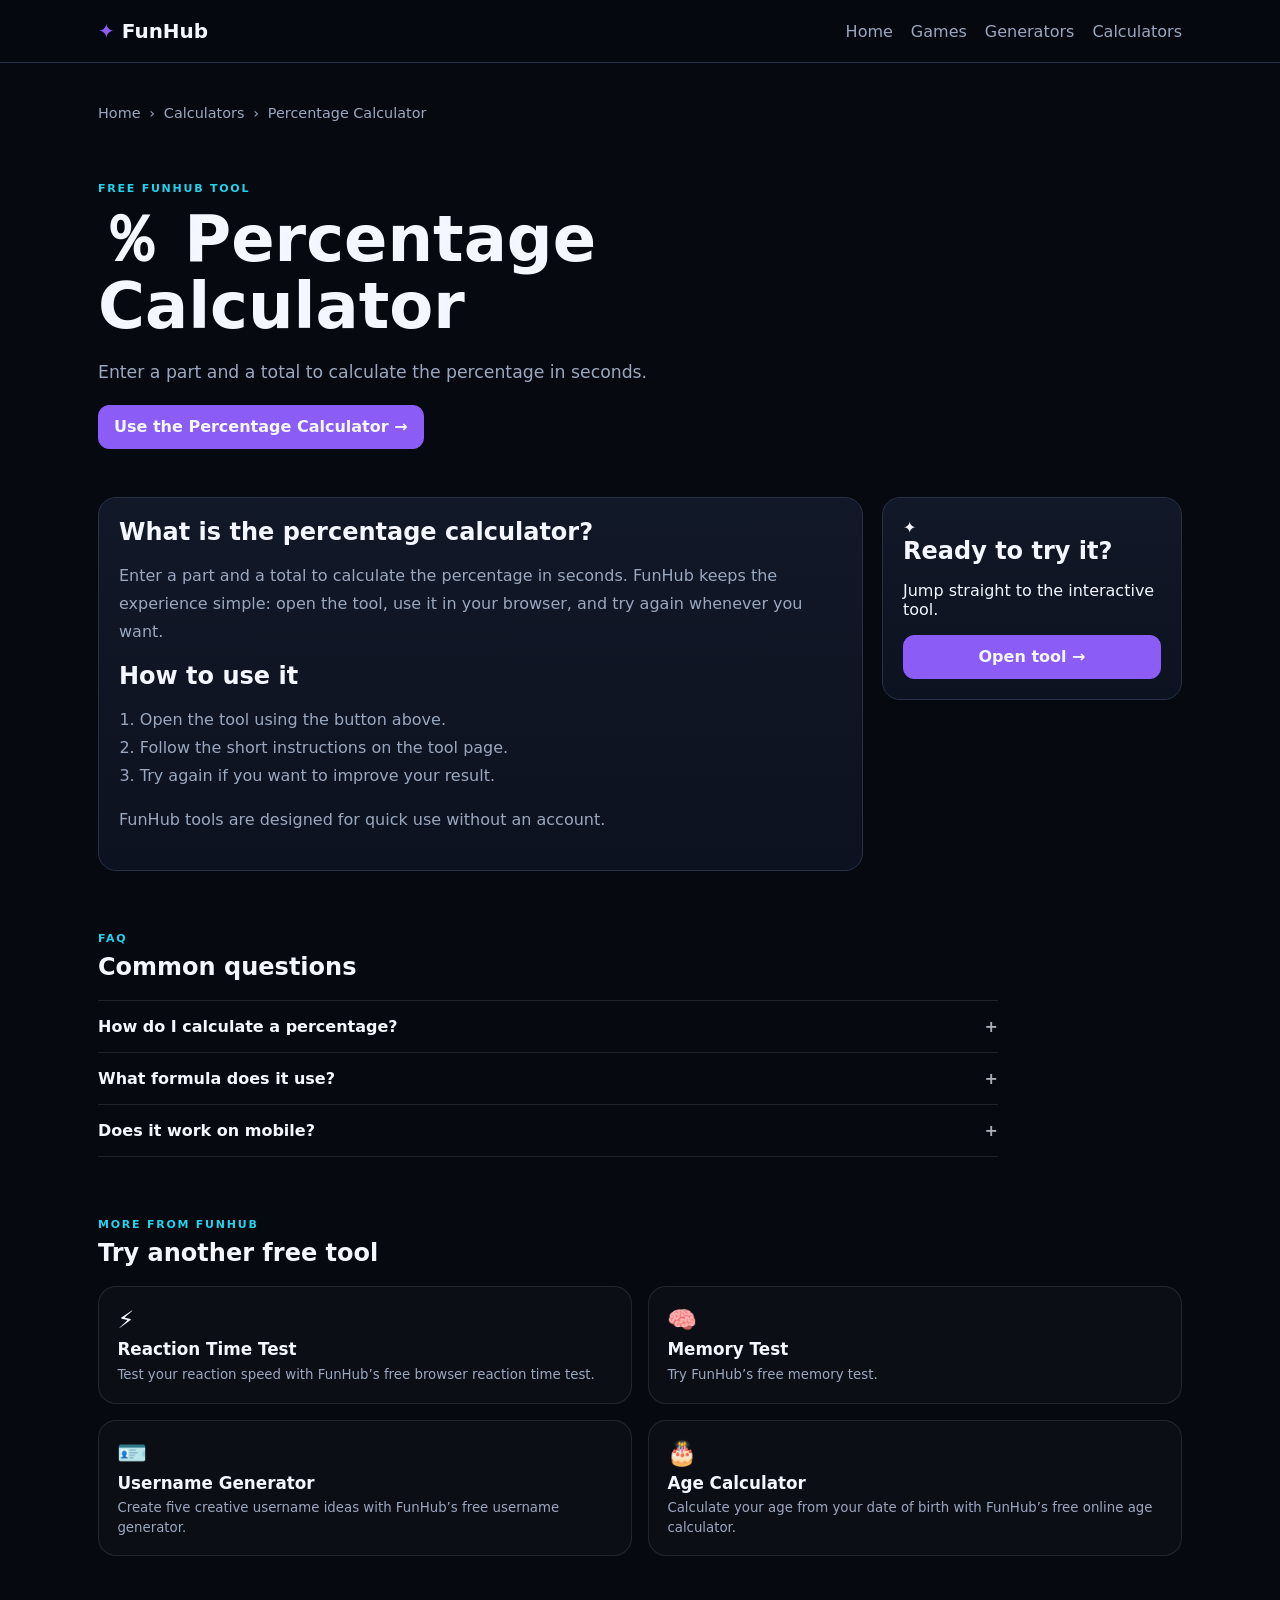
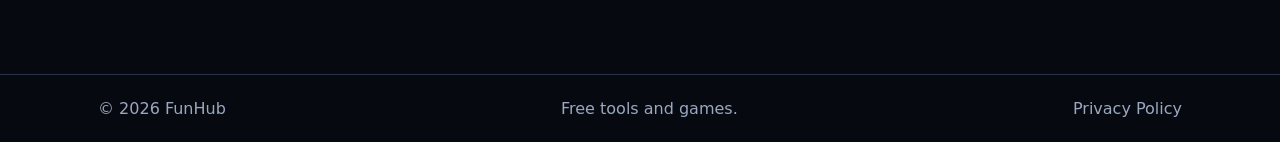
<file: percentage-calculator.html>
<!DOCTYPE html>
<html lang="en"><head>
<meta charset="UTF-8"><meta name="viewport" content="width=device-width, initial-scale=1.0">
<meta name="description" content="Use FunHub’s free percentage calculator to find what percentage one number is of another. Simple and quick."><meta name="theme-color" content="#070911">
<title>Free Percentage Calculator – FunHub</title>
<link rel="canonical" href="https://thisisaarushsingh15-beep.github.io/Funhub/percentage-calculator.html">
<meta property="og:title" content="Free Percentage Calculator – FunHub"><meta property="og:description" content="Use FunHub’s free percentage calculator to find what percentage one number is of another. Simple and quick."><meta property="og:type" content="website"><meta property="og:url" content="https://thisisaarushsingh15-beep.github.io/Funhub/percentage-calculator.html">
<link rel="stylesheet" href="style.css">
<script async src="https://www.googletagmanager.com/gtag/js?id=G-S3H3K12WE5"></script><script>window.dataLayer=window.dataLayer||[];function gtag(){dataLayer.push(arguments)}gtag('js',new Date());gtag('config','G-S3H3K12WE5');</script>
<script type="application/ld+json">{"@context": "https://schema.org", "@type": "WebPage", "name": "Free Percentage Calculator – FunHub", "description": "Use FunHub’s free percentage calculator to find what percentage one number is of another. Simple and quick.", "url": "https://thisisaarushsingh15-beep.github.io/Funhub/percentage-calculator.html"}</script>
<script type="application/ld+json">{"@context": "https://schema.org", "@type": "FAQPage", "mainEntity": [{"@type": "Question", "name": "How do I calculate a percentage?", "acceptedAnswer": {"@type": "Answer", "text": "Enter the part and total, then select Calculate. The calculator finds the part as a percentage of the total."}}, {"@type": "Question", "name": "What formula does it use?", "acceptedAnswer": {"@type": "Answer", "text": "For this calculator, percentage is calculated as part divided by total, multiplied by 100."}}, {"@type": "Question", "name": "Does it work on mobile?", "acceptedAnswer": {"@type": "Answer", "text": "Yes. The calculator is designed for common mobile and desktop browsers."}}]}</script>
</head><body data-page="seo-tool"><header class="site-header"><div class="container nav-wrap"><a class="logo" href="index.html"><span>✦</span> FunHub</a><button class="menu-btn" aria-label="Open menu" aria-expanded="false">☰</button><nav class="nav"><a href="index.html">Home</a><a href="games.html">Games</a><a href="generators.html">Generators</a><a href="calculators.html">Calculators</a></nav></div></header>
<main class="container page seo-page">
<div class="breadcrumbs"><a href="index.html">Home</a><span>›</span><a href="calculators.html">Calculators</a><span>›</span><span>Percentage Calculator</span></div>
<section class="seo-hero"><div><span class="eyebrow">FREE FUNHUB TOOL</span><h1>％ Percentage Calculator</h1><p>Enter a part and a total to calculate the percentage in seconds.</p><a class="btn primary" href="calculators.html#percentage">Use the Percentage Calculator →</a></div></section>
<section class="seo-content-grid"><article class="app-card seo-article"><h2>What is the percentage calculator?</h2><p>Enter a part and a total to calculate the percentage in seconds. FunHub keeps the experience simple: open the tool, use it in your browser, and try again whenever you want.</p><h2>How to use it</h2><ol><li>Open the tool using the button above.</li><li>Follow the short instructions on the tool page.</li><li>Try again if you want to improve your result.</li></ol><p class="muted">FunHub tools are designed for quick use without an account.</p></article>
<aside class="app-card seo-cta"><span class="tool-icon">✦</span><h2>Ready to try it?</h2><p>Jump straight to the interactive tool.</p><a class="btn primary full" href="calculators.html#percentage">Open tool →</a></aside></section>
<section class="seo-faq"><span class="eyebrow">FAQ</span><h2>Common questions</h2><details><summary>How do I calculate a percentage?</summary><p>Enter the part and total, then select Calculate. The calculator finds the part as a percentage of the total.</p></details><details><summary>What formula does it use?</summary><p>For this calculator, percentage is calculated as part divided by total, multiplied by 100.</p></details><details><summary>Does it work on mobile?</summary><p>Yes. The calculator is designed for common mobile and desktop browsers.</p></details></section>
<section class="seo-related"><span class="eyebrow">MORE FROM FUNHUB</span><h2>Try another free tool</h2><div class="seo-related-grid"><a class="seo-related-link" href="reaction-time-test.html"><span>⚡</span><strong>Reaction Time Test</strong><small>Test your reaction speed with FunHub’s free browser reaction time test.</small></a><a class="seo-related-link" href="memory-test.html"><span>🧠</span><strong>Memory Test</strong><small>Try FunHub’s free memory test.</small></a><a class="seo-related-link" href="username-generator.html"><span>🪪</span><strong>Username Generator</strong><small>Create five creative username ideas with FunHub’s free username generator.</small></a><a class="seo-related-link" href="age-calculator.html"><span>🎂</span><strong>Age Calculator</strong><small>Calculate your age from your date of birth with FunHub’s free online age calculator.</small></a></div></section>
</main><footer><div class="container footer-wrap"><span>© 2026 FunHub</span><span>Free tools and games.</span><span><a href="privacy.html">Privacy Policy</a></span></div></footer><script src="script.js"></script></body></html>
</file>
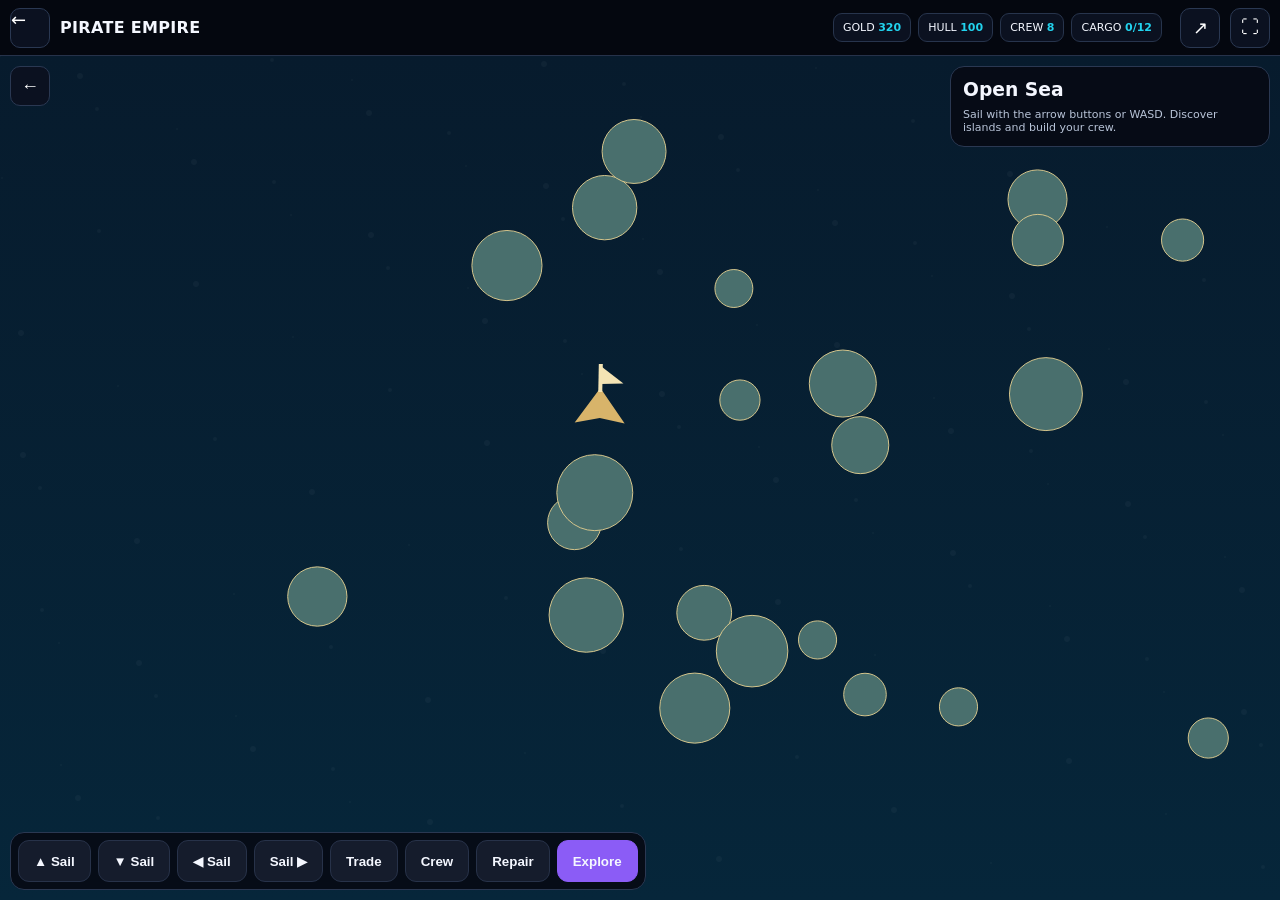
<file: pirate.html>
<!doctype html><html lang="en"><head><meta charset="utf-8"><meta name="viewport" content="width=device-width,initial-scale=1,viewport-fit=cover"><title>Pirate Empire — FunHub</title><link rel="stylesheet" href="style.css"><link rel="preconnect" href="https://www.googletagmanager.com">
<script async src="https://www.googletagmanager.com/gtag/js?id=G-S3H3K12WE5"></script><script>window.dataLayer=window.dataLayer||[];function gtag(){dataLayer.push(arguments)}gtag('js',new Date());gtag('config','G-S3H3K12WE5');</script>
</head><body class="game-body"><div class="game-shell"><div class="game-topbar"><a class="icon-btn" href="games.html">←</a><div class="game-title">PIRATE EMPIRE</div><div class="top-spacer"></div><div class="hud-mini"><div class="hud-chip">GOLD <b id="gold">320</b></div><div class="hud-chip">HULL <b id="hull">100</b></div><div class="hud-chip">CREW <b id="crew">8</b></div><div class="hud-chip">CARGO <b id="cargo">0/12</b></div></div><button class="icon-btn" id="fs">⛶</button></div><div class="game-map"><canvas id="map"></canvas><div class="map-ui"><button class="icon-btn back-btn" onclick="location.href='games.html'">←</button><div class="floating-panel"><h3 id="island">Open Sea</h3><div id="info" class="event-log">Sail with the arrow buttons or WASD. Discover islands and build your crew.</div></div><div class="control-dock"><div class="control-group"><button class="btn" id="north">▲ Sail</button><button class="btn" id="south">▼ Sail</button><button class="btn" id="west">◀ Sail</button><button class="btn" id="east">Sail ▶</button><button class="btn" id="trade">Trade</button><button class="btn" id="crewBtn">Crew</button><button class="btn" id="repair">Repair</button><button class="btn primary" id="explore">Explore</button></div></div><div class="toast" id="toast"></div><div class="modal" id="modal"><div class="modal-card"><button class="icon-btn" id="close" style="float:right">×</button><h2 id="mt">Island</h2><div id="mb"></div></div></div></div></div></div><script src="pirate.js"></script><script src="script.js"></script></body></html>
</file>
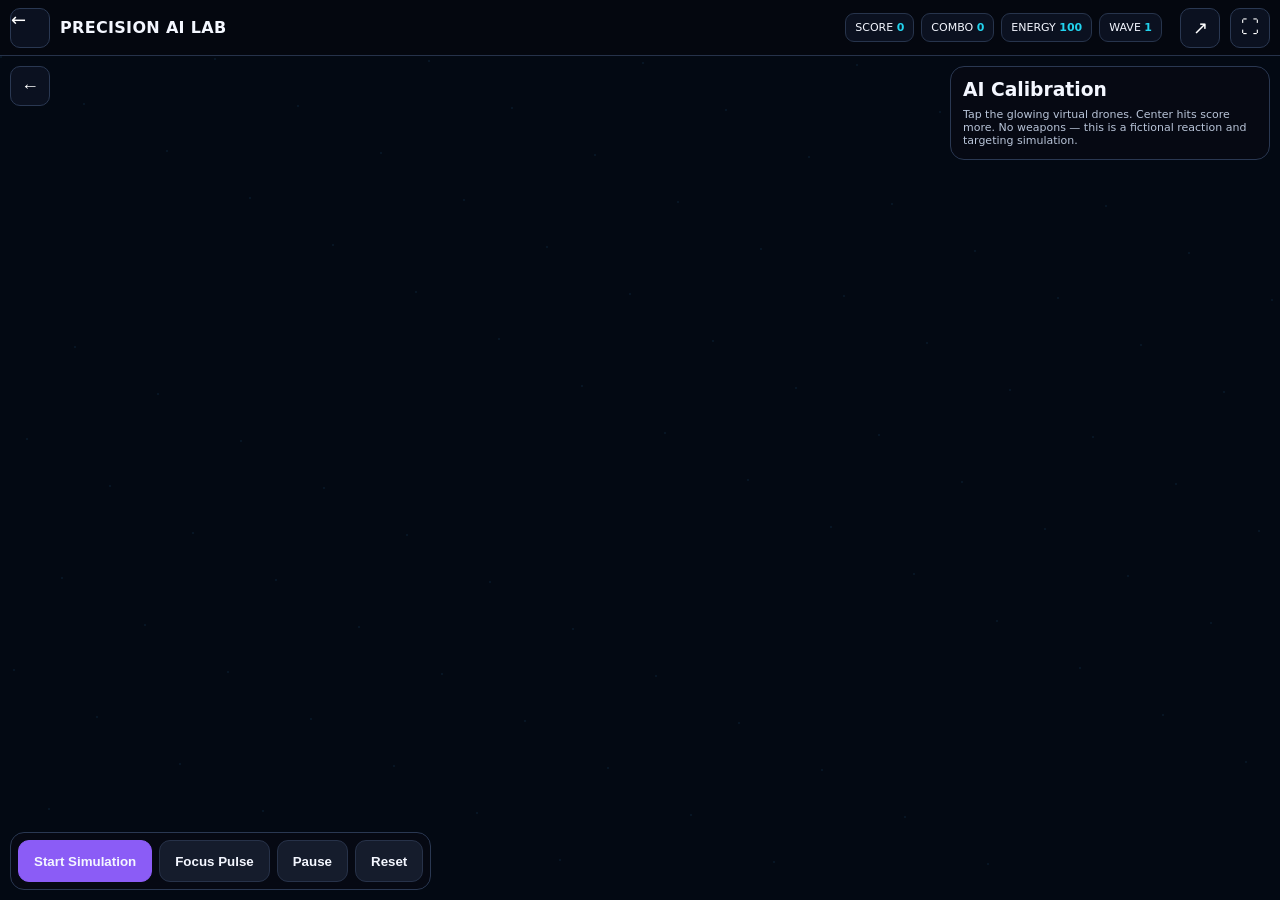
<file: precision.html>
<!doctype html><html lang="en"><head><meta charset="utf-8"><meta name="viewport" content="width=device-width,initial-scale=1,viewport-fit=cover"><title>Precision AI Lab — FunHub</title><link rel="stylesheet" href="style.css"><link rel="preconnect" href="https://www.googletagmanager.com">
<script async src="https://www.googletagmanager.com/gtag/js?id=G-S3H3K12WE5"></script><script>window.dataLayer=window.dataLayer||[];function gtag(){dataLayer.push(arguments)}gtag('js',new Date());gtag('config','G-S3H3K12WE5');</script>
</head><body class="game-body"><div class="game-shell"><div class="game-topbar"><a class="icon-btn" href="games.html">←</a><div class="game-title">PRECISION AI LAB</div><div class="top-spacer"></div><div class="hud-mini"><div class="hud-chip">SCORE <b id="score">0</b></div><div class="hud-chip">COMBO <b id="combo">0</b></div><div class="hud-chip">ENERGY <b id="energy">100</b></div><div class="hud-chip">WAVE <b id="wave">1</b></div></div><button class="icon-btn" id="fs">⛶</button></div><div class="game-map"><canvas id="map"></canvas><div class="map-ui"><button class="icon-btn back-btn" onclick="location.href='games.html'">←</button><div class="floating-panel"><h3>AI Calibration</h3><div id="info" class="event-log">Tap the glowing virtual drones. Center hits score more. No weapons — this is a fictional reaction and targeting simulation.</div></div><div class="control-dock"><div class="control-group"><button class="btn primary" id="start">Start Simulation</button><button class="btn" id="focus">Focus Pulse</button><button class="btn" id="pause">Pause</button><button class="btn" id="reset">Reset</button></div></div><div class="toast" id="toast"></div></div></div></div><script src="precision.js"></script><script src="script.js"></script></body></html>
</file>
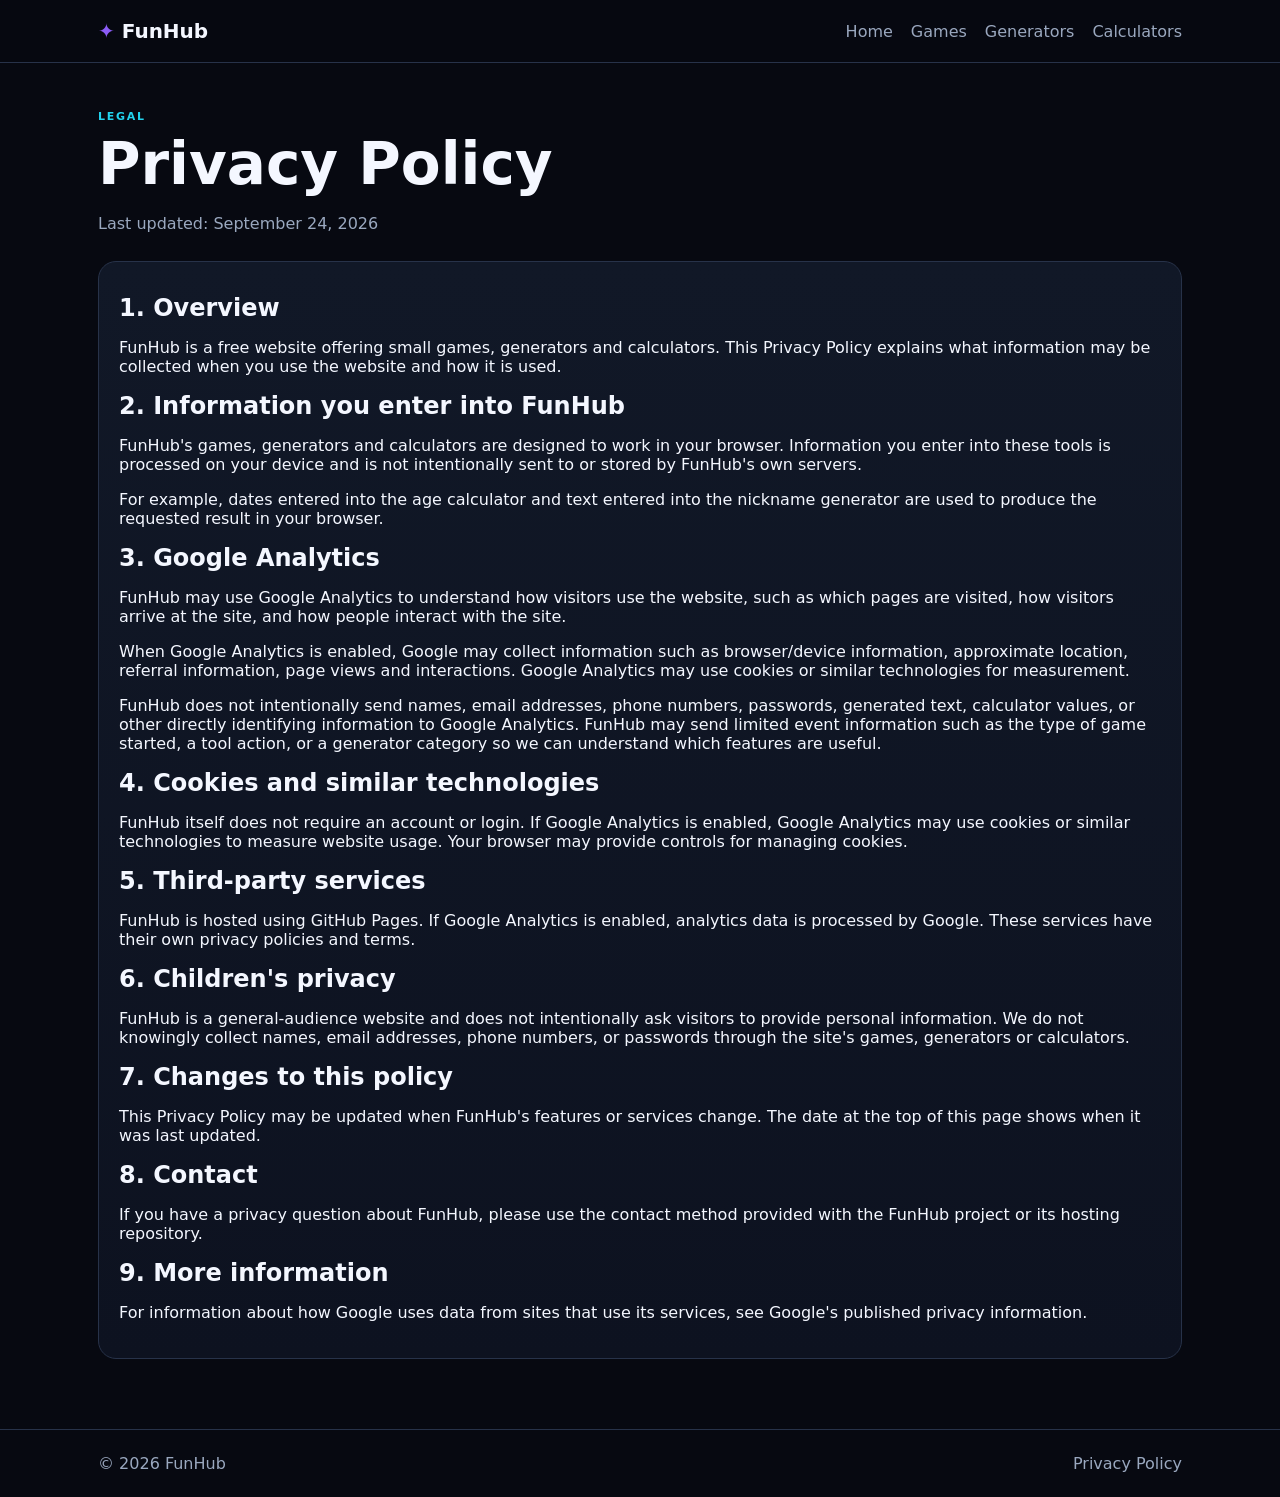
<file: privacy.html>
<!DOCTYPE html>
<html lang="en">
<head>
<meta charset="UTF-8">
<meta name="viewport" content="width=device-width, initial-scale=1.0">
<meta name="description" content="Read the FunHub Privacy Policy, including information about Google Analytics, cookies and data used on the site.">
<meta name="theme-color" content="#0b0b12">
<title>Privacy Policy – FunHub</title>

<link rel="canonical" href="https://thisisaarushsingh15-beep.github.io/Funhub/privacy.html">
<meta property="og:title" content="Privacy Policy – FunHub">
<meta property="og:description" content="Read the FunHub Privacy Policy, including information about Google Analytics, cookies and data used on the site.">
<meta property="og:type" content="website">
<meta property="og:url" content="https://thisisaarushsingh15-beep.github.io/Funhub/privacy.html">
<link rel="stylesheet" href="style.css">
<!-- Google Analytics -->
<script async src="https://www.googletagmanager.com/gtag/js?id=G-S3H3K12WE5"></script>
<script>
  window.dataLayer = window.dataLayer || [];
  function gtag(){dataLayer.push(arguments);}
  gtag('js', new Date());
  gtag('config', 'G-S3H3K12WE5');
</script>
</head>
<body data-page="privacy">
<header class="site-header"><div class="container nav-wrap">
<a class="logo" href="index.html"><span>✦</span> FunHub</a>
<button class="menu-btn" aria-label="Open menu">☰</button>
<nav class="nav">
<a href="index.html">Home</a>
<a href="games.html">Games</a>
<a href="generators.html">Generators</a>
<a href="calculators.html">Calculators</a>
</nav>
</div></header>

<main class="container page">
<div class="page-heading">
<span class="eyebrow">LEGAL</span>
<h1>Privacy Policy</h1>
<p>Last updated: September 24, 2026</p>
</div>

<article class="app-card policy">
<h2>1. Overview</h2>
<p>FunHub is a free website offering small games, generators and calculators. This Privacy Policy explains what information may be collected when you use the website and how it is used.</p>

<h2>2. Information you enter into FunHub</h2>
<p>FunHub's games, generators and calculators are designed to work in your browser. Information you enter into these tools is processed on your device and is not intentionally sent to or stored by FunHub's own servers.</p>
<p>For example, dates entered into the age calculator and text entered into the nickname generator are used to produce the requested result in your browser.</p>

<h2>3. Google Analytics</h2>
<p>FunHub may use Google Analytics to understand how visitors use the website, such as which pages are visited, how visitors arrive at the site, and how people interact with the site.</p>
<p>When Google Analytics is enabled, Google may collect information such as browser/device information, approximate location, referral information, page views and interactions. Google Analytics may use cookies or similar technologies for measurement.</p>
<p>FunHub does not intentionally send names, email addresses, phone numbers, passwords, generated text, calculator values, or other directly identifying information to Google Analytics. FunHub may send limited event information such as the type of game started, a tool action, or a generator category so we can understand which features are useful.</p>

<h2>4. Cookies and similar technologies</h2>
<p>FunHub itself does not require an account or login. If Google Analytics is enabled, Google Analytics may use cookies or similar technologies to measure website usage. Your browser may provide controls for managing cookies.</p>

<h2>5. Third-party services</h2>
<p>FunHub is hosted using GitHub Pages. If Google Analytics is enabled, analytics data is processed by Google. These services have their own privacy policies and terms.</p>

<h2>6. Children's privacy</h2>
<p>FunHub is a general-audience website and does not intentionally ask visitors to provide personal information. We do not knowingly collect names, email addresses, phone numbers, or passwords through the site's games, generators or calculators.</p>

<h2>7. Changes to this policy</h2>
<p>This Privacy Policy may be updated when FunHub's features or services change. The date at the top of this page shows when it was last updated.</p>

<h2>8. Contact</h2>
<p>If you have a privacy question about FunHub, please use the contact method provided with the FunHub project or its hosting repository.</p>

<h2>9. More information</h2>
<p>For information about how Google uses data from sites that use its services, see Google's published privacy information.</p>
</article>
</main>

<footer><div class="container footer-wrap">
<span>© 2026 FunHub</span>
<span><a href="privacy.html">Privacy Policy</a></span>
</div></footer>
<script src="script.js"></script>
</body>
</html>
</file>
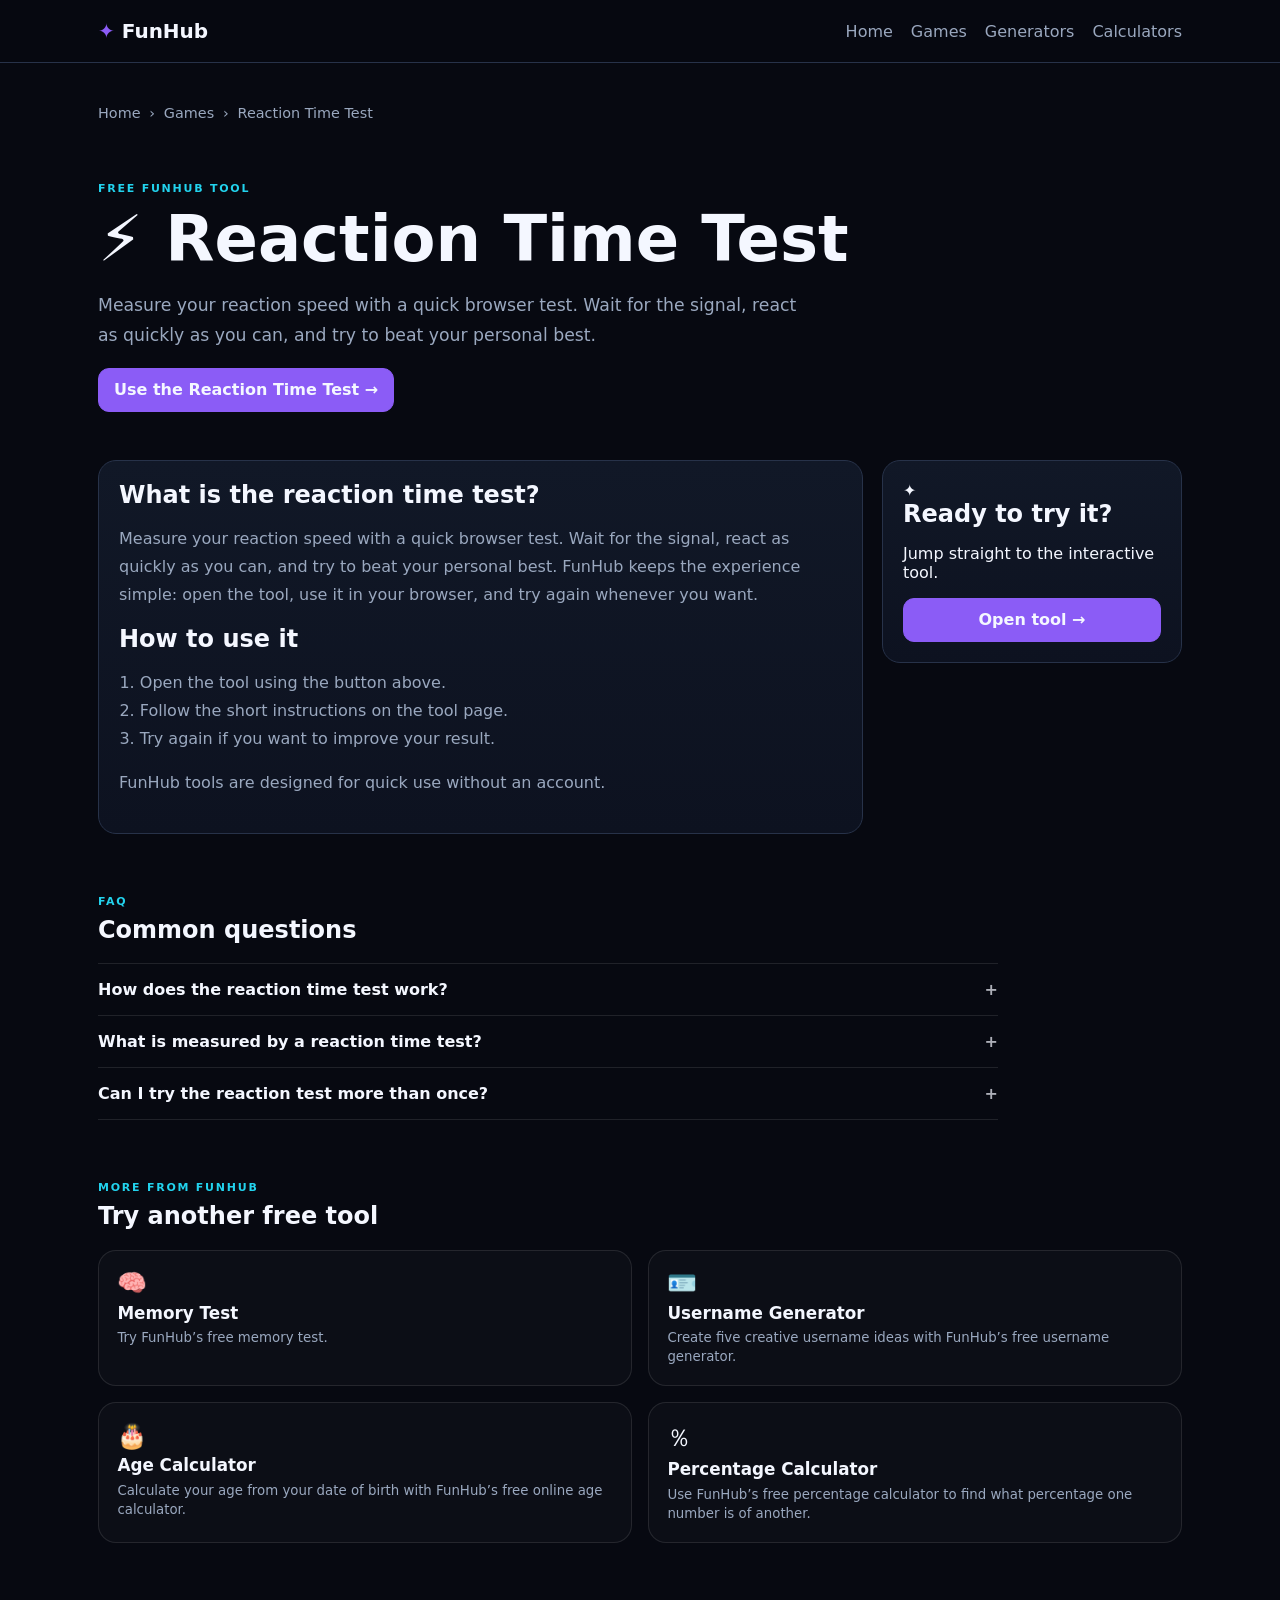
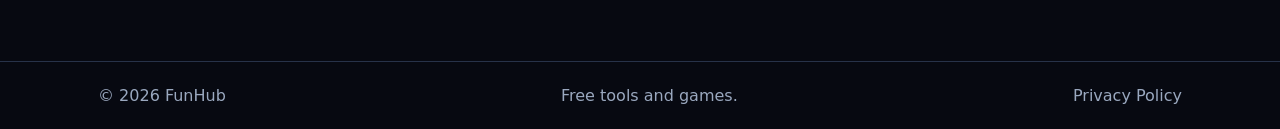
<file: reaction-time-test.html>
<!DOCTYPE html>
<html lang="en"><head>
<meta charset="UTF-8"><meta name="viewport" content="width=device-width, initial-scale=1.0">
<meta name="description" content="Test your reaction speed with FunHub’s free browser reaction time test. Tap when the signal changes and track your personal best. No sign-up required."><meta name="theme-color" content="#070911">
<title>Free Reaction Time Test – FunHub</title>
<link rel="canonical" href="https://thisisaarushsingh15-beep.github.io/Funhub/reaction-time-test.html">
<meta property="og:title" content="Free Reaction Time Test – FunHub"><meta property="og:description" content="Test your reaction speed with FunHub’s free browser reaction time test. Tap when the signal changes and track your personal best. No sign-up required."><meta property="og:type" content="website"><meta property="og:url" content="https://thisisaarushsingh15-beep.github.io/Funhub/reaction-time-test.html">
<link rel="stylesheet" href="style.css">
<script async src="https://www.googletagmanager.com/gtag/js?id=G-S3H3K12WE5"></script><script>window.dataLayer=window.dataLayer||[];function gtag(){dataLayer.push(arguments)}gtag('js',new Date());gtag('config','G-S3H3K12WE5');</script>
<script type="application/ld+json">{"@context": "https://schema.org", "@type": "WebPage", "name": "Free Reaction Time Test – FunHub", "description": "Test your reaction speed with FunHub’s free browser reaction time test. Tap when the signal changes and track your personal best. No sign-up required.", "url": "https://thisisaarushsingh15-beep.github.io/Funhub/reaction-time-test.html"}</script>
<script type="application/ld+json">{"@context": "https://schema.org", "@type": "FAQPage", "mainEntity": [{"@type": "Question", "name": "How does the reaction time test work?", "acceptedAnswer": {"@type": "Answer", "text": "Start the test and wait for the signal. When the signal changes, tap the reaction area as quickly as you can. The result is shown in milliseconds."}}, {"@type": "Question", "name": "What is measured by a reaction time test?", "acceptedAnswer": {"@type": "Answer", "text": "The test measures the time between the signal appearing and your tap. Your browser, device and connection can affect the result, so use the same device when comparing your own scores."}}, {"@type": "Question", "name": "Can I try the reaction test more than once?", "acceptedAnswer": {"@type": "Answer", "text": "Yes. Repeated attempts are the main way to practice and try to improve your personal best on FunHub."}}]}</script>
</head><body data-page="seo-tool"><header class="site-header"><div class="container nav-wrap"><a class="logo" href="index.html"><span>✦</span> FunHub</a><button class="menu-btn" aria-label="Open menu" aria-expanded="false">☰</button><nav class="nav"><a href="index.html">Home</a><a href="games.html">Games</a><a href="generators.html">Generators</a><a href="calculators.html">Calculators</a></nav></div></header>
<main class="container page seo-page">
<div class="breadcrumbs"><a href="index.html">Home</a><span>›</span><a href="games.html">Games</a><span>›</span><span>Reaction Time Test</span></div>
<section class="seo-hero"><div><span class="eyebrow">FREE FUNHUB TOOL</span><h1>⚡ Reaction Time Test</h1><p>Measure your reaction speed with a quick browser test. Wait for the signal, react as quickly as you can, and try to beat your personal best.</p><a class="btn primary" href="games.html#reaction">Use the Reaction Time Test →</a></div></section>
<section class="seo-content-grid"><article class="app-card seo-article"><h2>What is the reaction time test?</h2><p>Measure your reaction speed with a quick browser test. Wait for the signal, react as quickly as you can, and try to beat your personal best. FunHub keeps the experience simple: open the tool, use it in your browser, and try again whenever you want.</p><h2>How to use it</h2><ol><li>Open the tool using the button above.</li><li>Follow the short instructions on the tool page.</li><li>Try again if you want to improve your result.</li></ol><p class="muted">FunHub tools are designed for quick use without an account.</p></article>
<aside class="app-card seo-cta"><span class="tool-icon">✦</span><h2>Ready to try it?</h2><p>Jump straight to the interactive tool.</p><a class="btn primary full" href="games.html#reaction">Open tool →</a></aside></section>
<section class="seo-faq"><span class="eyebrow">FAQ</span><h2>Common questions</h2><details><summary>How does the reaction time test work?</summary><p>Start the test and wait for the signal. When the signal changes, tap the reaction area as quickly as you can. The result is shown in milliseconds.</p></details><details><summary>What is measured by a reaction time test?</summary><p>The test measures the time between the signal appearing and your tap. Your browser, device and connection can affect the result, so use the same device when comparing your own scores.</p></details><details><summary>Can I try the reaction test more than once?</summary><p>Yes. Repeated attempts are the main way to practice and try to improve your personal best on FunHub.</p></details></section>
<section class="seo-related"><span class="eyebrow">MORE FROM FUNHUB</span><h2>Try another free tool</h2><div class="seo-related-grid"><a class="seo-related-link" href="memory-test.html"><span>🧠</span><strong>Memory Test</strong><small>Try FunHub’s free memory test.</small></a><a class="seo-related-link" href="username-generator.html"><span>🪪</span><strong>Username Generator</strong><small>Create five creative username ideas with FunHub’s free username generator.</small></a><a class="seo-related-link" href="age-calculator.html"><span>🎂</span><strong>Age Calculator</strong><small>Calculate your age from your date of birth with FunHub’s free online age calculator.</small></a><a class="seo-related-link" href="percentage-calculator.html"><span>％</span><strong>Percentage Calculator</strong><small>Use FunHub’s free percentage calculator to find what percentage one number is of another.</small></a></div></section>
</main><footer><div class="container footer-wrap"><span>© 2026 FunHub</span><span>Free tools and games.</span><span><a href="privacy.html">Privacy Policy</a></span></div></footer><script src="script.js"></script></body></html>
</file>
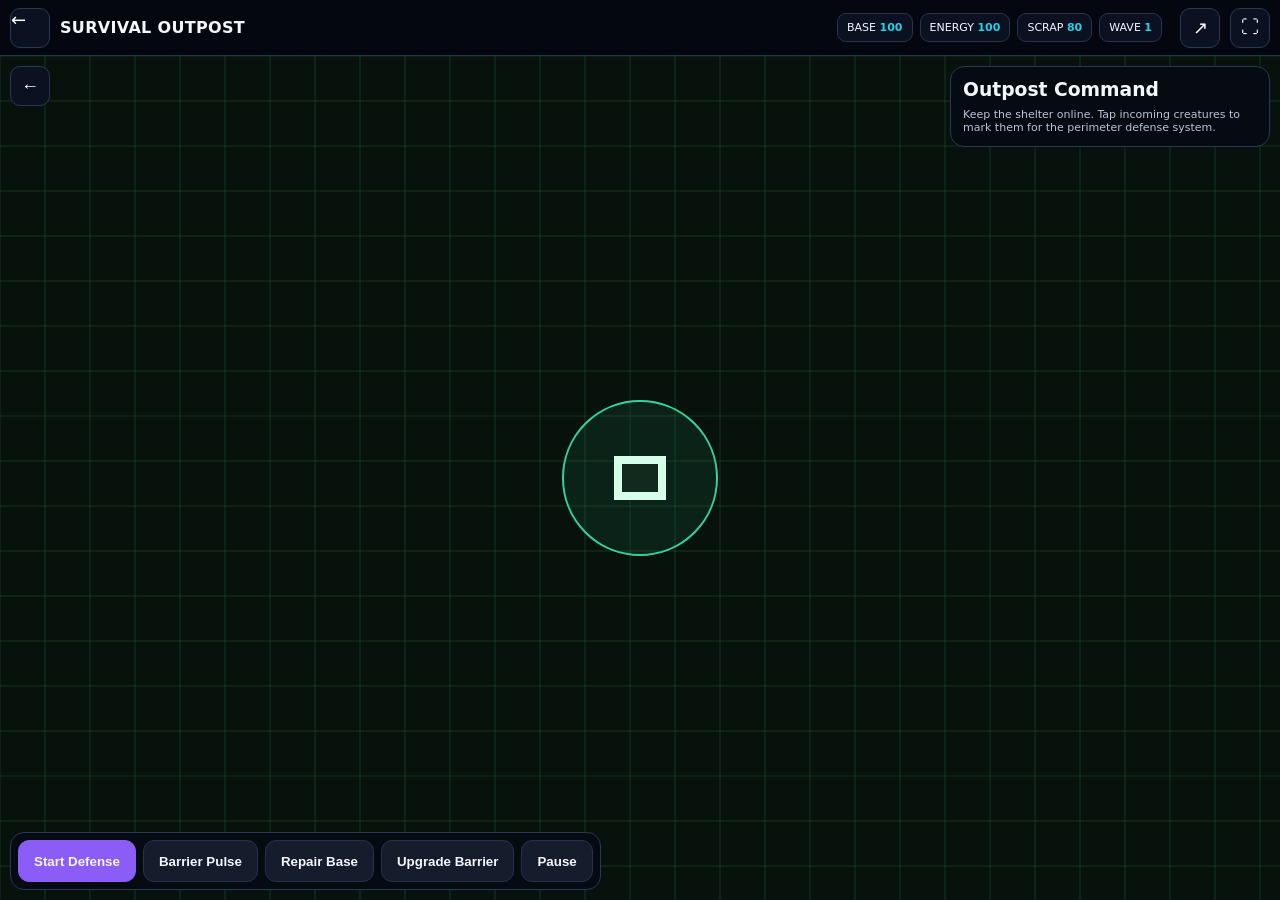
<file: survival.html>
<!doctype html><html lang="en"><head><meta charset="utf-8"><meta name="viewport" content="width=device-width,initial-scale=1,viewport-fit=cover"><title>Survival Outpost — FunHub</title><link rel="stylesheet" href="style.css"><link rel="preconnect" href="https://www.googletagmanager.com">
<script async src="https://www.googletagmanager.com/gtag/js?id=G-S3H3K12WE5"></script><script>window.dataLayer=window.dataLayer||[];function gtag(){dataLayer.push(arguments)}gtag('js',new Date());gtag('config','G-S3H3K12WE5');</script>
</head><body class="game-body"><div class="game-shell"><div class="game-topbar"><a class="icon-btn" href="games.html">←</a><div class="game-title">SURVIVAL OUTPOST</div><div class="top-spacer"></div><div class="hud-mini"><div class="hud-chip">BASE <b id="base">100</b></div><div class="hud-chip">ENERGY <b id="energy">100</b></div><div class="hud-chip">SCRAP <b id="scrap">80</b></div><div class="hud-chip">WAVE <b id="wave">1</b></div></div><button class="icon-btn" id="fs">⛶</button></div><div class="game-map"><canvas id="map"></canvas><div class="map-ui"><button class="icon-btn back-btn" onclick="location.href='games.html'">←</button><div class="floating-panel"><h3>Outpost Command</h3><div id="info" class="event-log">Keep the shelter online. Tap incoming creatures to mark them for the perimeter defense system.</div></div><div class="control-dock"><div class="control-group"><button class="btn primary" id="start">Start Defense</button><button class="btn" id="pulse">Barrier Pulse</button><button class="btn" id="repair">Repair Base</button><button class="btn" id="upgrade">Upgrade Barrier</button><button class="btn" id="pause">Pause</button></div></div><div class="toast" id="toast"></div></div></div></div><script src="survival.js"></script><script src="script.js"></script></body></html>
</file>
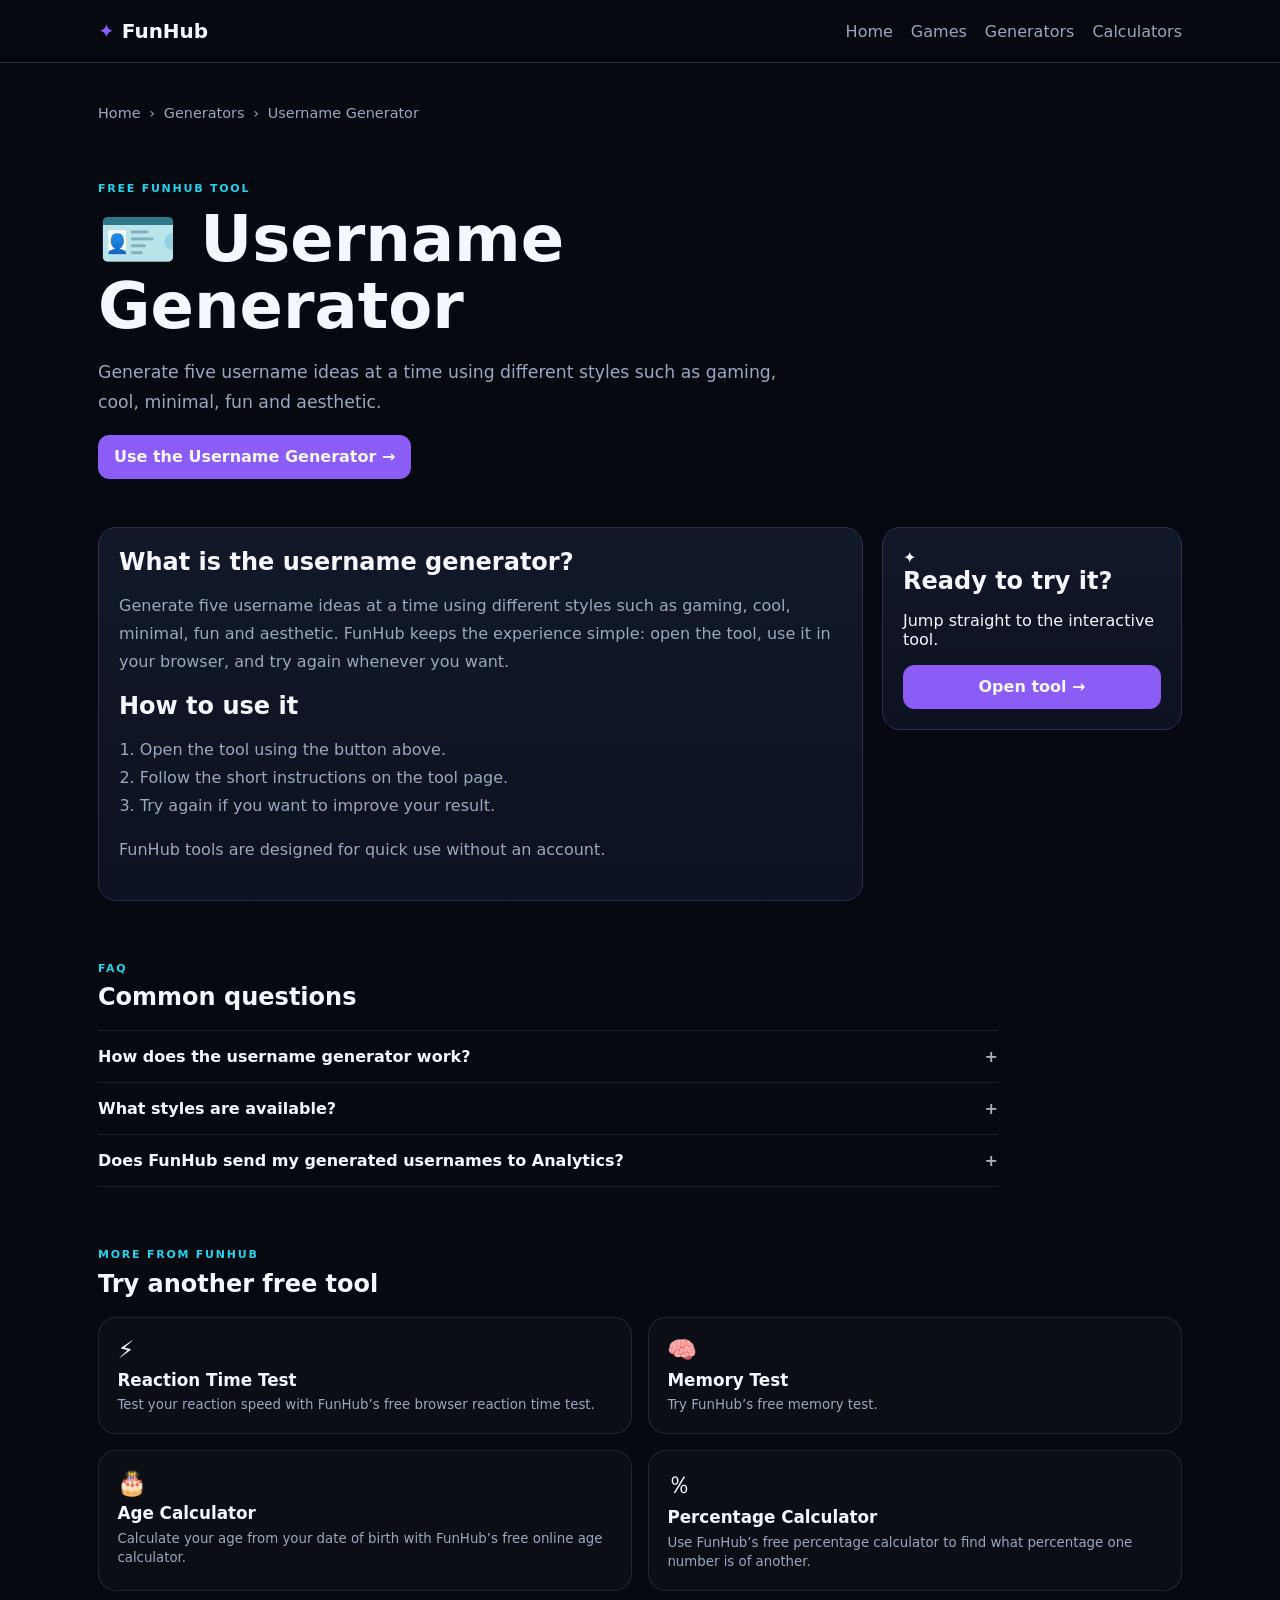
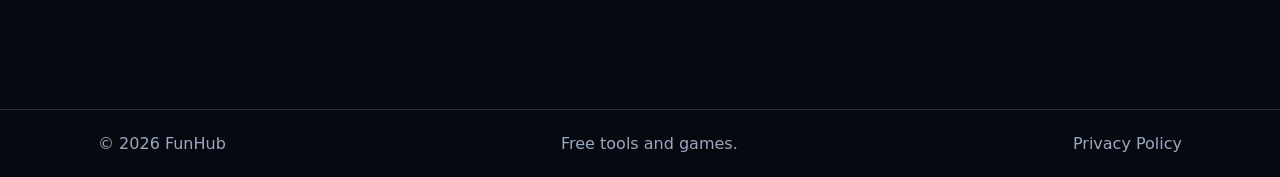
<file: username-generator.html>
<!DOCTYPE html>
<html lang="en"><head>
<meta charset="UTF-8"><meta name="viewport" content="width=device-width, initial-scale=1.0">
<meta name="description" content="Create five creative username ideas with FunHub’s free username generator. Choose a style and copy your favorites instantly."><meta name="theme-color" content="#070911">
<title>Free Username Generator – FunHub</title>
<link rel="canonical" href="https://thisisaarushsingh15-beep.github.io/Funhub/username-generator.html">
<meta property="og:title" content="Free Username Generator – FunHub"><meta property="og:description" content="Create five creative username ideas with FunHub’s free username generator. Choose a style and copy your favorites instantly."><meta property="og:type" content="website"><meta property="og:url" content="https://thisisaarushsingh15-beep.github.io/Funhub/username-generator.html">
<link rel="stylesheet" href="style.css">
<script async src="https://www.googletagmanager.com/gtag/js?id=G-S3H3K12WE5"></script><script>window.dataLayer=window.dataLayer||[];function gtag(){dataLayer.push(arguments)}gtag('js',new Date());gtag('config','G-S3H3K12WE5');</script>
<script type="application/ld+json">{"@context": "https://schema.org", "@type": "WebPage", "name": "Free Username Generator – FunHub", "description": "Create five creative username ideas with FunHub’s free username generator. Choose a style and copy your favorites instantly.", "url": "https://thisisaarushsingh15-beep.github.io/Funhub/username-generator.html"}</script>
<script type="application/ld+json">{"@context": "https://schema.org", "@type": "FAQPage", "mainEntity": [{"@type": "Question", "name": "How does the username generator work?", "acceptedAnswer": {"@type": "Answer", "text": "Choose a style and FunHub generates five username ideas. You can generate another set whenever you want and copy individual results."}}, {"@type": "Question", "name": "What styles are available?", "acceptedAnswer": {"@type": "Answer", "text": "The generator includes cool, gaming, minimal, fun and aesthetic styles."}}, {"@type": "Question", "name": "Does FunHub send my generated usernames to Analytics?", "acceptedAnswer": {"@type": "Answer", "text": "The site is designed not to send the text you generate to Google Analytics. Generated text stays in your browser."}}]}</script>
</head><body data-page="seo-tool"><header class="site-header"><div class="container nav-wrap"><a class="logo" href="index.html"><span>✦</span> FunHub</a><button class="menu-btn" aria-label="Open menu" aria-expanded="false">☰</button><nav class="nav"><a href="index.html">Home</a><a href="games.html">Games</a><a href="generators.html">Generators</a><a href="calculators.html">Calculators</a></nav></div></header>
<main class="container page seo-page">
<div class="breadcrumbs"><a href="index.html">Home</a><span>›</span><a href="generators.html">Generators</a><span>›</span><span>Username Generator</span></div>
<section class="seo-hero"><div><span class="eyebrow">FREE FUNHUB TOOL</span><h1>🪪 Username Generator</h1><p>Generate five username ideas at a time using different styles such as gaming, cool, minimal, fun and aesthetic.</p><a class="btn primary" href="generators.html#username">Use the Username Generator →</a></div></section>
<section class="seo-content-grid"><article class="app-card seo-article"><h2>What is the username generator?</h2><p>Generate five username ideas at a time using different styles such as gaming, cool, minimal, fun and aesthetic. FunHub keeps the experience simple: open the tool, use it in your browser, and try again whenever you want.</p><h2>How to use it</h2><ol><li>Open the tool using the button above.</li><li>Follow the short instructions on the tool page.</li><li>Try again if you want to improve your result.</li></ol><p class="muted">FunHub tools are designed for quick use without an account.</p></article>
<aside class="app-card seo-cta"><span class="tool-icon">✦</span><h2>Ready to try it?</h2><p>Jump straight to the interactive tool.</p><a class="btn primary full" href="generators.html#username">Open tool →</a></aside></section>
<section class="seo-faq"><span class="eyebrow">FAQ</span><h2>Common questions</h2><details><summary>How does the username generator work?</summary><p>Choose a style and FunHub generates five username ideas. You can generate another set whenever you want and copy individual results.</p></details><details><summary>What styles are available?</summary><p>The generator includes cool, gaming, minimal, fun and aesthetic styles.</p></details><details><summary>Does FunHub send my generated usernames to Analytics?</summary><p>The site is designed not to send the text you generate to Google Analytics. Generated text stays in your browser.</p></details></section>
<section class="seo-related"><span class="eyebrow">MORE FROM FUNHUB</span><h2>Try another free tool</h2><div class="seo-related-grid"><a class="seo-related-link" href="reaction-time-test.html"><span>⚡</span><strong>Reaction Time Test</strong><small>Test your reaction speed with FunHub’s free browser reaction time test.</small></a><a class="seo-related-link" href="memory-test.html"><span>🧠</span><strong>Memory Test</strong><small>Try FunHub’s free memory test.</small></a><a class="seo-related-link" href="age-calculator.html"><span>🎂</span><strong>Age Calculator</strong><small>Calculate your age from your date of birth with FunHub’s free online age calculator.</small></a><a class="seo-related-link" href="percentage-calculator.html"><span>％</span><strong>Percentage Calculator</strong><small>Use FunHub’s free percentage calculator to find what percentage one number is of another.</small></a></div></section>
</main><footer><div class="container footer-wrap"><span>© 2026 FunHub</span><span>Free tools and games.</span><span><a href="privacy.html">Privacy Policy</a></span></div></footer><script src="script.js"></script></body></html>
</file>
<file: style.css>
:root{--bg:#070911;--panel:#0d1220;--card:#111827;--line:#273249;--text:#f4f7ff;--muted:#9aa8bf;--accent:#8b5cf6;--accent2:#22d3ee;--good:#34d399;--warn:#fbbf24;--bad:#fb7185}
*{box-sizing:border-box}html,body{margin:0;background:var(--bg);color:var(--text);font-family:Inter,system-ui,-apple-system,BlinkMacSystemFont,"Segoe UI",sans-serif}a{color:inherit;text-decoration:none}.container{max-width:1120px;margin:auto;padding:0 18px}.site-header{border-bottom:1px solid var(--line);background:rgba(7,9,17,.88);backdrop-filter:blur(14px);position:sticky;top:0;z-index:20}.nav-wrap{min-height:62px;display:flex;align-items:center;gap:22px}.logo{font-weight:900;font-size:20px}.logo span{color:var(--accent)}.nav{display:flex;gap:18px;margin-left:auto}.nav a{color:var(--muted)}.nav a.active,.nav a:hover{color:var(--text)}.menu-btn{display:none}.page{padding-top:42px;padding-bottom:70px}.page-heading{margin-bottom:28px}.page-heading h1{font-size:clamp(34px,6vw,58px);margin:6px 0}.page-heading p,.muted{color:var(--muted)}.eyebrow{font-size:11px;letter-spacing:.16em;font-weight:900;color:var(--accent2)}.score-panel,.app-card,.stage-b-intro{background:linear-gradient(180deg,#111827,#0d1220);border:1px solid var(--line);border-radius:18px;padding:20px}.score-grid{display:grid;grid-template-columns:repeat(7,1fr);gap:10px;margin-top:18px}.score-item{background:#0a0f1b;border:1px solid var(--line);padding:12px;border-radius:12px}.score-item span{display:block;font-size:12px;color:var(--muted)}.score-item strong{font-size:22px}.game-grid{display:grid;grid-template-columns:repeat(3,1fr);gap:16px;margin-top:20px}.stage-b-games{grid-template-columns:repeat(2,1fr)}.app-card h2{margin:12px 0 6px}.app-top{display:flex;justify-content:space-between;align-items:center}.tag{font-size:10px;letter-spacing:.12em;color:var(--accent2);font-weight:800}.btn{display:inline-flex;align-items:center;justify-content:center;min-height:44px;border:1px solid var(--line);border-radius:11px;padding:0 15px;background:#151c2c;color:var(--text);font-weight:800;cursor:pointer}.btn.primary{background:var(--accent);border-color:var(--accent)}.btn.secondary{background:#151c2c}.btn:disabled{opacity:.45;cursor:not-allowed}.full{width:100%}.text-btn{background:none;border:0;color:var(--accent2);padding:10px 0;cursor:pointer}.input-row{display:flex;gap:8px}.input-row input{min-width:0;flex:1;background:#090e18;border:1px solid var(--line);border-radius:10px;padding:12px;color:var(--text)}footer{border-top:1px solid var(--line);padding:24px 0;color:var(--muted)}.footer-wrap{display:flex;justify-content:space-between;gap:10px}.hidden{display:none!important}
/* Epic game shell */
body.game-body{overflow:hidden}.game-shell{position:fixed;inset:0;background:#03050a;display:flex;flex-direction:column;overflow:hidden}.game-topbar{height:56px;min-height:56px;display:flex;align-items:center;gap:10px;padding:8px 10px;background:rgba(5,8,15,.94);border-bottom:1px solid #26324a;z-index:30}.game-title{font-weight:900;letter-spacing:.02em;white-space:nowrap}.top-spacer{flex:1}.hud-mini{display:flex;gap:7px;overflow:auto}.hud-chip{border:1px solid #27344c;background:#0b1120;border-radius:9px;padding:7px 9px;font-size:11px;white-space:nowrap}.hud-chip b{color:var(--accent2)}.icon-btn{width:40px;height:40px;border:1px solid #2a3852;border-radius:10px;background:#0b1120;color:#fff;font-size:18px;cursor:pointer}.game-map{position:relative;flex:1;min-height:0;overflow:hidden;background:#07101a}.game-map canvas{display:block;width:100%;height:100%;touch-action:none}.map-ui{position:absolute;inset:0;pointer-events:none}.map-ui>*{pointer-events:auto}.back-btn{position:absolute;left:10px;top:10px}.floating-panel{position:absolute;right:10px;top:10px;width:min(320px,calc(100% - 70px));max-height:calc(100% - 20px);overflow:auto;background:rgba(7,11,20,.9);border:1px solid #2a3852;border-radius:14px;padding:12px;backdrop-filter:blur(10px)}.floating-panel h3{margin:0 0 8px}.panel-row{display:flex;justify-content:space-between;gap:10px;padding:7px 0;border-bottom:1px solid #202b40;font-size:12px}.panel-row:last-child{border-bottom:0}.control-dock{position:absolute;left:10px;right:10px;bottom:10px;display:flex;gap:7px;align-items:end;flex-wrap:wrap}.control-dock .control-group{display:flex;gap:7px;flex-wrap:wrap;background:rgba(7,11,20,.9);border:1px solid #2a3852;border-radius:14px;padding:7px;backdrop-filter:blur(10px)}.control-dock button{min-height:42px}.event-log{max-height:150px;overflow:auto;font-size:11px;color:#b8c4d8}.event-log div{padding:5px 0;border-bottom:1px solid #1b2638}.modal{position:absolute;inset:0;background:rgba(0,0,0,.64);display:none;align-items:center;justify-content:center;padding:18px;z-index:50}.modal.open{display:flex}.modal-card{width:min(620px,100%);max-height:85%;overflow:auto;background:#0d1321;border:1px solid #31415f;border-radius:18px;padding:18px}.modal-card h2{margin-top:0}.statbar{height:8px;background:#172237;border-radius:99px;overflow:hidden}.statbar span{display:block;height:100%;background:var(--accent2);width:50%}.toast{position:absolute;left:50%;top:14px;transform:translateX(-50%);background:#111a2b;border:1px solid #32435f;border-radius:999px;padding:9px 14px;font-size:12px;opacity:0;transition:.2s;z-index:60;pointer-events:none}.toast.show{opacity:1}.world-legend{display:flex;gap:8px;flex-wrap:wrap;font-size:10px;margin-top:8px}.legend-dot{width:9px;height:9px;border-radius:50%;display:inline-block;margin-right:3px}
@media(max-width:760px){.site-header{display:none}.container{padding:0 14px}.score-grid{grid-template-columns:repeat(2,1fr)}.game-grid,.stage-b-games{grid-template-columns:1fr}.footer-wrap{flex-direction:column}.game-topbar{height:50px;min-height:50px}.game-title{font-size:13px}.hud-chip{padding:6px 7px}.hud-mini{max-width:60vw}.floating-panel{left:10px;right:auto;top:58px;width:min(280px,calc(100% - 20px));max-height:34%}.control-dock{left:8px;right:8px;bottom:8px}.control-dock .control-group{width:100%;display:grid;grid-template-columns:repeat(2,1fr)}.control-dock button{width:100%}.back-btn{top:6px;left:6px}.input-row{flex-direction:column}}


/* =========================
   FunHub homepage redesign
   ========================= */
body[data-page="home"]{background:
  radial-gradient(circle at 80% 5%,rgba(139,92,246,.10),transparent 28rem),
  radial-gradient(circle at 10% 30%,rgba(34,211,238,.055),transparent 24rem),
  var(--bg);
}
body[data-page="home"] .site-header{display:block}
body[data-page="home"] .nav-wrap{max-width:1120px}
body[data-page="home"] .home-hero{min-height:clamp(520px,72vh,720px);display:flex;align-items:center;border-bottom:1px solid rgba(39,50,73,.55);overflow:hidden}
body[data-page="home"] .home-hero-inner{width:100%;display:grid;grid-template-columns:minmax(0,1.15fr) minmax(260px,.85fr);align-items:center;gap:40px;padding-top:72px;padding-bottom:78px}
body[data-page="home"] .home-hero-copy{position:relative;z-index:2;max-width:690px}
body[data-page="home"] .home-hero h1{font-size:clamp(46px,7vw,82px);line-height:.98;letter-spacing:-.055em;margin:16px 0 24px;max-width:780px}
body[data-page="home"] .home-hero h1 span{background:linear-gradient(100deg,#a78bfa,#67e8f9);-webkit-background-clip:text;background-clip:text;color:transparent}
body[data-page="home"] .home-hero-copy>p{font-size:clamp(17px,2vw,20px);line-height:1.65;color:var(--muted);max-width:600px;margin:0 0 30px}
body[data-page="home"] .hero-actions{display:flex;gap:12px;flex-wrap:wrap}
body[data-page="home"] .hero-actions .btn{min-height:50px;padding:0 20px;border-radius:13px}
body[data-page="home"] .hero-visual{position:relative;min-height:380px;display:grid;place-items:center}
body[data-page="home"] .hero-symbol{position:relative;z-index:3;width:170px;height:170px;border:1px solid rgba(167,139,250,.35);border-radius:42px;display:grid;place-items:center;font-size:74px;background:linear-gradient(145deg,rgba(139,92,246,.24),rgba(34,211,238,.08));box-shadow:0 0 90px rgba(139,92,246,.16),inset 0 0 40px rgba(255,255,255,.025);transform:rotate(-8deg)}
body[data-page="home"] .hero-glow{position:absolute;border-radius:50%;filter:blur(45px);opacity:.45}
body[data-page="home"] .glow-one{width:180px;height:180px;background:rgba(139,92,246,.38);top:28%;left:28%}
body[data-page="home"] .glow-two{width:130px;height:130px;background:rgba(34,211,238,.22);bottom:20%;right:18%}
body[data-page="home"] .hero-orbit{position:absolute;border:1px solid rgba(139,92,246,.20);border-radius:50%;transform:rotate(-24deg)}
body[data-page="home"] .orbit-one{width:330px;height:170px}
body[data-page="home"] .orbit-two{width:250px;height:125px;transform:rotate(56deg);border-color:rgba(34,211,238,.16)}
body[data-page="home"] .home-section{padding-top:92px;padding-bottom:30px}
body[data-page="home"] .home-section-heading{display:flex;align-items:end;justify-content:space-between;gap:20px;margin-bottom:28px}
body[data-page="home"] .home-section-heading h2{font-size:clamp(32px,5vw,48px);line-height:1.05;letter-spacing:-.04em;margin:8px 0 0}
body[data-page="home"] .home-section-heading>p{margin:0 0 5px;color:var(--muted)}
body[data-page="home"] .heading-link{color:var(--accent2);font-weight:800;white-space:nowrap}
body[data-page="home"] .home-category-grid{display:grid;grid-template-columns:repeat(3,1fr);gap:18px}
body[data-page="home"] .home-category-card{position:relative;min-height:330px;padding:26px;border-radius:24px;border:1px solid var(--line);overflow:hidden;background:linear-gradient(145deg,#111827,#0b101b);transition:transform .22s ease,border-color .22s ease,box-shadow .22s ease}
body[data-page="home"] .home-category-card:hover{transform:translateY(-6px);border-color:#465675;box-shadow:0 20px 55px rgba(0,0,0,.28)}
body[data-page="home"] .home-category-card:before{content:"";position:absolute;width:170px;height:170px;border-radius:50%;right:-65px;top:-65px;filter:blur(2px);opacity:.12}
body[data-page="home"] .category-purple:before{background:#8b5cf6}.category-cyan:before{background:#22d3ee}.category-green:before{background:#34d399}
body[data-page="home"] .category-top{display:flex;justify-content:space-between;align-items:center}
body[data-page="home"] .big-icon{font-size:34px}.category-arrow{font-size:25px;color:#73819a}
body[data-page="home"] .category-number{margin-top:48px;font-size:11px;letter-spacing:.16em;color:#6f7d96;font-weight:900}
body[data-page="home"] .home-category-card h3{font-size:30px;margin:7px 0 9px;letter-spacing:-.03em}
body[data-page="home"] .home-category-card p{color:var(--muted);line-height:1.65;max-width:310px;margin:0 0 25px}
body[data-page="home"] .category-link{font-weight:800;color:var(--text)}
body[data-page="home"] .home-tool-grid{display:grid;grid-template-columns:repeat(2,1fr);gap:12px}
body[data-page="home"] .home-tool-card{display:grid;grid-template-columns:auto 1fr auto;align-items:center;gap:16px;padding:20px;border:1px solid var(--line);border-radius:17px;background:#0c1220;transition:transform .2s ease,border-color .2s ease,background .2s ease}
body[data-page="home"] .home-tool-card:hover{transform:translateY(-3px);border-color:#3b4b69;background:#101827}
body[data-page="home"] .home-tool-card .tool-icon{width:46px;height:46px;display:grid;place-items:center;border-radius:13px;background:#151e30;font-size:22px}
body[data-page="home"] .home-tool-card h3{font-size:17px;margin:0 0 4px}.home-tool-card p{font-size:13px;color:var(--muted);margin:0}.tool-arrow{color:var(--accent2);font-size:20px}
body[data-page="home"] .quick-section{padding-bottom:92px}
body[data-page="home"] .home-daily{margin-top:18px;margin-bottom:92px;padding:34px 38px;display:flex;align-items:center;justify-content:space-between;gap:30px;border:1px solid rgba(139,92,246,.30);border-radius:24px;background:linear-gradient(120deg,rgba(139,92,246,.12),rgba(34,211,238,.045) 55%,rgba(17,24,39,.75));overflow:hidden}
body[data-page="home"] .daily-copy{max-width:650px}.daily-copy h2{font-size:clamp(28px,4vw,42px);margin:8px 0}.daily-copy>p:not(.daily-status){color:var(--muted);line-height:1.6;margin:0 0 20px}.daily-status{font-size:12px;color:var(--accent2);min-height:16px}
body[data-page="home"] .daily-badge{width:110px;height:110px;min-width:110px;border:1px solid rgba(139,92,246,.35);border-radius:30px;display:grid;place-items:center;font-size:50px;background:rgba(7,9,17,.35);box-shadow:0 0 50px rgba(139,92,246,.12);transform:rotate(8deg)}
body[data-page="home"] footer{margin-top:0}
@media(max-width:760px){
  body[data-page="home"] .site-header{position:sticky;display:block}
  body[data-page="home"] .nav-wrap{min-height:60px}
  body[data-page="home"] .menu-btn{display:block;margin-left:auto;border:1px solid var(--line);background:#0c1220;color:var(--text);width:42px;height:42px;border-radius:11px;font-size:19px;cursor:pointer}
  body[data-page="home"] .nav{display:none;position:absolute;left:14px;right:14px;top:66px;flex-direction:column;gap:0;padding:8px;border:1px solid var(--line);border-radius:15px;background:rgba(7,9,17,.97);box-shadow:0 20px 45px rgba(0,0,0,.35)}
  body[data-page="home"] .nav.open{display:flex}
  body[data-page="home"] .nav a{padding:13px 12px;border-radius:9px}
  body[data-page="home"] .nav a:hover,body[data-page="home"] .nav a.active{background:#111827}
  body[data-page="home"] .home-hero{min-height:auto}
  body[data-page="home"] .home-hero-inner{grid-template-columns:1fr;gap:25px;padding-top:68px;padding-bottom:72px}
  body[data-page="home"] .home-hero h1{font-size:clamp(43px,13vw,66px)}
  body[data-page="home"] .home-hero-copy>p{font-size:16px;line-height:1.6}
  body[data-page="home"] .hero-visual{min-height:190px;order:-1}
  body[data-page="home"] .hero-symbol{width:105px;height:105px;border-radius:27px;font-size:45px}
  body[data-page="home"] .orbit-one{width:235px;height:115px}.orbit-two{width:190px;height:90px}
  body[data-page="home"] .home-section{padding-top:68px}
  body[data-page="home"] .home-section-heading{align-items:start;flex-direction:column;margin-bottom:20px}
  body[data-page="home"] .home-section-heading h2{font-size:34px}
  body[data-page="home"] .home-category-grid{grid-template-columns:1fr;gap:13px}
  body[data-page="home"] .home-category-card{min-height:265px;padding:23px;border-radius:20px}
  body[data-page="home"] .category-number{margin-top:28px}
  body[data-page="home"] .home-tool-grid{grid-template-columns:1fr}
  body[data-page="home"] .quick-section{padding-bottom:68px}
  body[data-page="home"] .home-daily{margin:0 14px 68px;padding:26px 22px;border-radius:20px;align-items:flex-start}
  body[data-page="home"] .daily-badge{display:none}
}

/* =========================
   FunHub engagement upgrade
   ========================= */
.tool-grid{display:grid;grid-template-columns:repeat(3,1fr);gap:18px}.tool-grid.wide{grid-template-columns:repeat(3,1fr)}
.form-stack{display:grid;gap:9px}.form-stack input,.form-stack select,.input-row select,select{min-width:0;background:#090e18;border:1px solid var(--line);border-radius:10px;padding:12px;color:var(--text)}
input[type=date],input[type=number],input[type=text],input[type=search],select{width:100%;background:#090e18;border:1px solid var(--line);border-radius:10px;padding:12px;color:var(--text);outline:none}input:focus,select:focus{border-color:#596b92;box-shadow:0 0 0 3px rgba(139,92,246,.10)}
.result{min-height:20px;color:var(--accent2);font-weight:700}.reaction-box,.memory-display{margin:14px 0;padding:22px;border:1px solid var(--line);border-radius:14px;text-align:center;background:#0a0f1b;font-weight:900;min-height:72px;display:grid;place-items:center}.reaction-box.waiting{background:#2a2430}.reaction-box.go{background:#11382f;border-color:#34d399}.reaction-box.fail{background:#3a1820;border-color:#fb7185}.memory-display{font-size:22px;letter-spacing:.22em}.daily-game-note{margin:18px 0;padding:18px 20px;border:1px solid rgba(139,92,246,.32);border-radius:16px;background:linear-gradient(100deg,rgba(139,92,246,.12),rgba(34,211,238,.04));display:flex;justify-content:space-between;align-items:center;gap:16px}.daily-game-note>div{display:grid;gap:4px}.daily-game-note strong{font-size:21px}.daily-game-note span:last-child{color:var(--muted);font-size:13px}.score-panel-head{display:flex;justify-content:space-between;gap:15px;align-items:start}.games-hero{padding:56px 0 34px;display:flex;justify-content:space-between;gap:30px;align-items:end}.games-hero h1{font-size:clamp(42px,7vw,72px);letter-spacing:-.05em;line-height:1;margin:10px 0 16px}.games-hero p{max-width:620px;color:var(--muted);font-size:17px;line-height:1.65;margin:0}.games-stat{min-width:190px;padding:20px;border:1px solid var(--line);border-radius:18px;background:#0d1220}.games-stat strong{display:block;font-size:34px}.games-stat span{color:var(--muted);font-size:12px}.game-toolbar{display:flex;justify-content:space-between;gap:15px;align-items:center;margin:26px 0 8px}.filter-row{display:flex;gap:7px;flex-wrap:wrap}.filter-btn{border:1px solid var(--line);background:#0d1220;color:var(--muted);border-radius:999px;padding:9px 13px;cursor:pointer;font-weight:800}.filter-btn.active,.filter-btn:hover{background:#161d2d;color:var(--text);border-color:#485a7b}.game-search{width:min(270px,100%);position:relative}.game-search span{position:absolute;left:12px;top:9px;color:var(--muted)}.game-search input{padding-left:32px}.upgraded-games{margin-top:14px}.game-card{transition:transform .2s ease,border-color .2s ease,box-shadow .2s ease}.game-card:hover{transform:translateY(-3px);border-color:#405171;box-shadow:0 16px 40px rgba(0,0,0,.20)}.game-card-meta{display:flex;justify-content:space-between;gap:12px;margin-top:15px;padding-top:12px;border-top:1px solid rgba(39,50,73,.7);font-size:12px;color:var(--muted)}.game-card-meta strong{color:var(--accent2)}.empty-state{text-align:center;padding:35px;color:var(--muted)}
.generator-grid{display:grid;grid-template-columns:repeat(3,1fr);gap:18px}.generator-card{min-height:360px}.generator-card .input-row{align-items:stretch}.output-list{display:grid;gap:8px;margin-top:15px}.output-item{display:flex;align-items:center;justify-content:space-between;gap:10px;padding:11px 12px;border:1px solid var(--line);border-radius:11px;background:#0a0f1b}.output-item span{overflow-wrap:anywhere}.copy-btn{border:1px solid var(--line);background:#151c2c;color:var(--text);border-radius:8px;padding:7px 9px;font-size:11px;font-weight:800;cursor:pointer;white-space:nowrap}.copy-btn:hover{border-color:#536786}.generator-tip{margin:24px 0 0;color:var(--muted);font-size:13px}.generator-tip strong{color:var(--text)}
@media(max-width:900px){.tool-grid,.tool-grid.wide,.generator-grid{grid-template-columns:1fr 1fr}.games-hero{align-items:start}.score-grid{grid-template-columns:repeat(4,1fr)}}
@media(max-width:760px){.tool-grid,.tool-grid.wide,.generator-grid{grid-template-columns:1fr}.games-hero{display:block;padding-top:38px}.games-stat{margin-top:22px}.game-toolbar{display:block}.game-search{margin-top:12px;width:100%}.daily-game-note{align-items:flex-start;flex-direction:column}.score-panel-head{display:block}.score-panel-head .text-btn{margin-top:6px}.score-grid{grid-template-columns:repeat(2,1fr)}}

/* Phase 2 SEO landing pages */
.breadcrumbs{display:flex;gap:.55rem;align-items:center;flex-wrap:wrap;font-size:.9rem;color:var(--muted,#9ca3af);margin:0 0 1.5rem}.breadcrumbs a{color:inherit;text-decoration:none}.breadcrumbs a:hover{text-decoration:underline}
.seo-hero{padding:2rem 0 3rem;max-width:850px}.seo-hero h1{font-size:clamp(2.1rem,5vw,4rem);line-height:1.05;margin:.6rem 0 1rem}.seo-hero p{font-size:1.08rem;line-height:1.75;color:var(--muted,#a7afbd);max-width:720px}.seo-content-grid{display:grid;grid-template-columns:minmax(0,1fr) 300px;gap:1.2rem;margin-bottom:3.5rem}.seo-article h2,.seo-cta h2{margin-top:0}.seo-article p,.seo-article li,.seo-faq p{line-height:1.75;color:var(--muted,#a7afbd)}.seo-article ol{padding-left:1.3rem}.seo-cta{height:max-content;position:sticky;top:1rem}.seo-faq{max-width:900px;margin-bottom:3.5rem}.seo-faq h2,.seo-related h2{margin:.45rem 0 1.2rem}.seo-faq details{border-top:1px solid rgba(255,255,255,.1);padding:1rem 0}.seo-faq details:last-child{border-bottom:1px solid rgba(255,255,255,.1)}.seo-faq summary{cursor:pointer;font-weight:700;list-style:none}.seo-faq summary::-webkit-details-marker{display:none}.seo-faq summary:after{content:'+';float:right;opacity:.7}.seo-faq details[open] summary:after{content:'−'}.seo-faq p{margin:.7rem 0 0}.seo-related{margin-bottom:3rem}.seo-related-grid{display:grid;grid-template-columns:repeat(2,minmax(0,1fr));gap:1rem}.seo-related-link{display:flex;flex-direction:column;gap:.35rem;padding:1.15rem;border:1px solid rgba(255,255,255,.1);border-radius:18px;background:rgba(255,255,255,.025);text-decoration:none;color:inherit;transition:transform .2s,border-color .2s}.seo-related-link:hover{transform:translateY(-2px);border-color:rgba(160,120,255,.45)}.seo-related-link span{font-size:1.5rem}.seo-related-link strong{font-size:1.05rem}.seo-related-link small{color:var(--muted,#a7afbd);line-height:1.45}
@media(max-width:760px){.seo-content-grid{grid-template-columns:1fr}.seo-cta{position:static}.seo-related-grid{grid-template-columns:1fr}.seo-hero{padding-top:1rem}}

/* Challenge + sharing */
.challenge-banner{margin:1.25rem 0 2rem;padding:1.1rem 1.2rem;border:1px solid rgba(139,92,246,.35);background:linear-gradient(135deg,rgba(124,58,237,.16),rgba(59,130,246,.08));border-radius:20px;display:flex;align-items:center;justify-content:space-between;gap:1rem;box-shadow:0 14px 40px rgba(0,0,0,.16)}
.challenge-banner>div{display:grid;gap:.2rem}.challenge-banner strong{font-size:1.1rem}.challenge-banner span:not(.eyebrow){color:var(--muted,#9ca3af);font-size:.92rem}.challenge-banner b{color:var(--text,#fff)}
.share-btn{margin-top:.7rem;width:100%}.share-game-top{margin-left:.5rem}
@media(max-width:700px){.challenge-banner{align-items:stretch;flex-direction:column}.challenge-banner .btn{width:100%}.share-game-top{margin-left:.25rem}}
</file>
